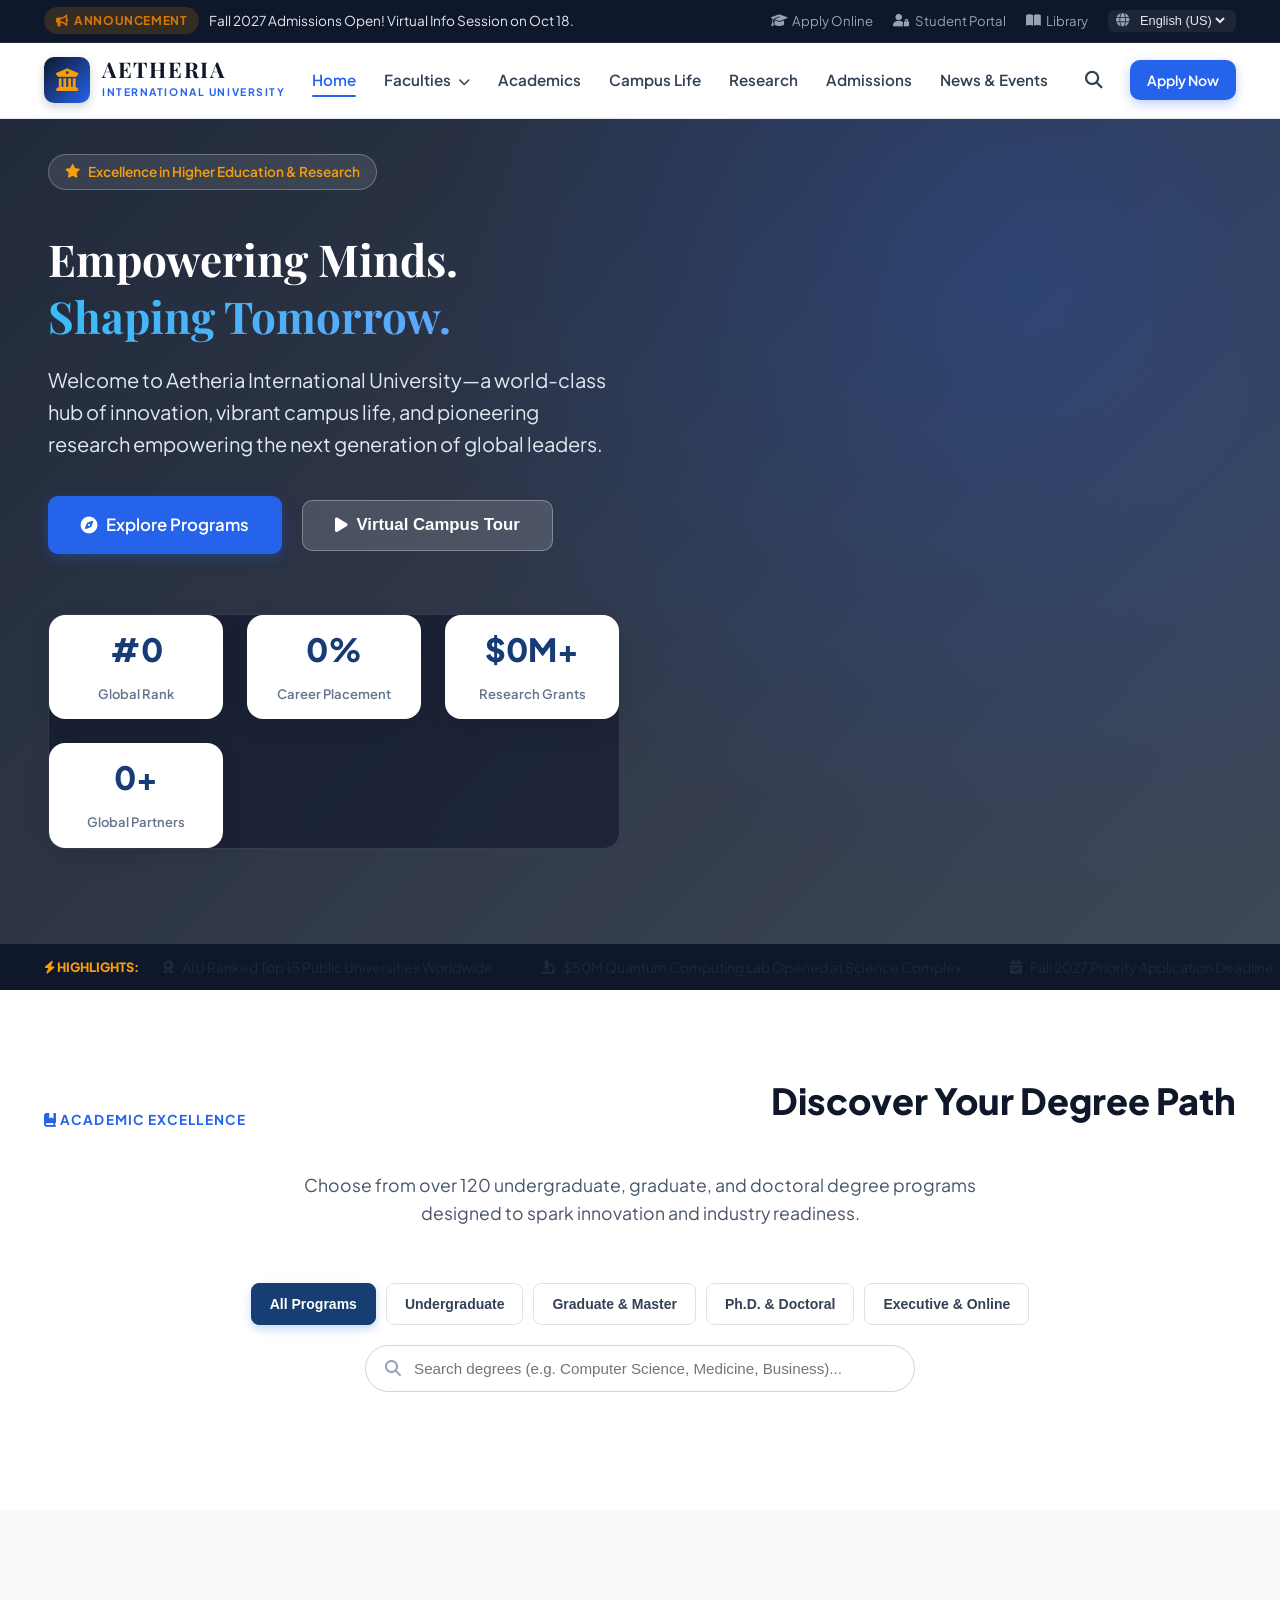
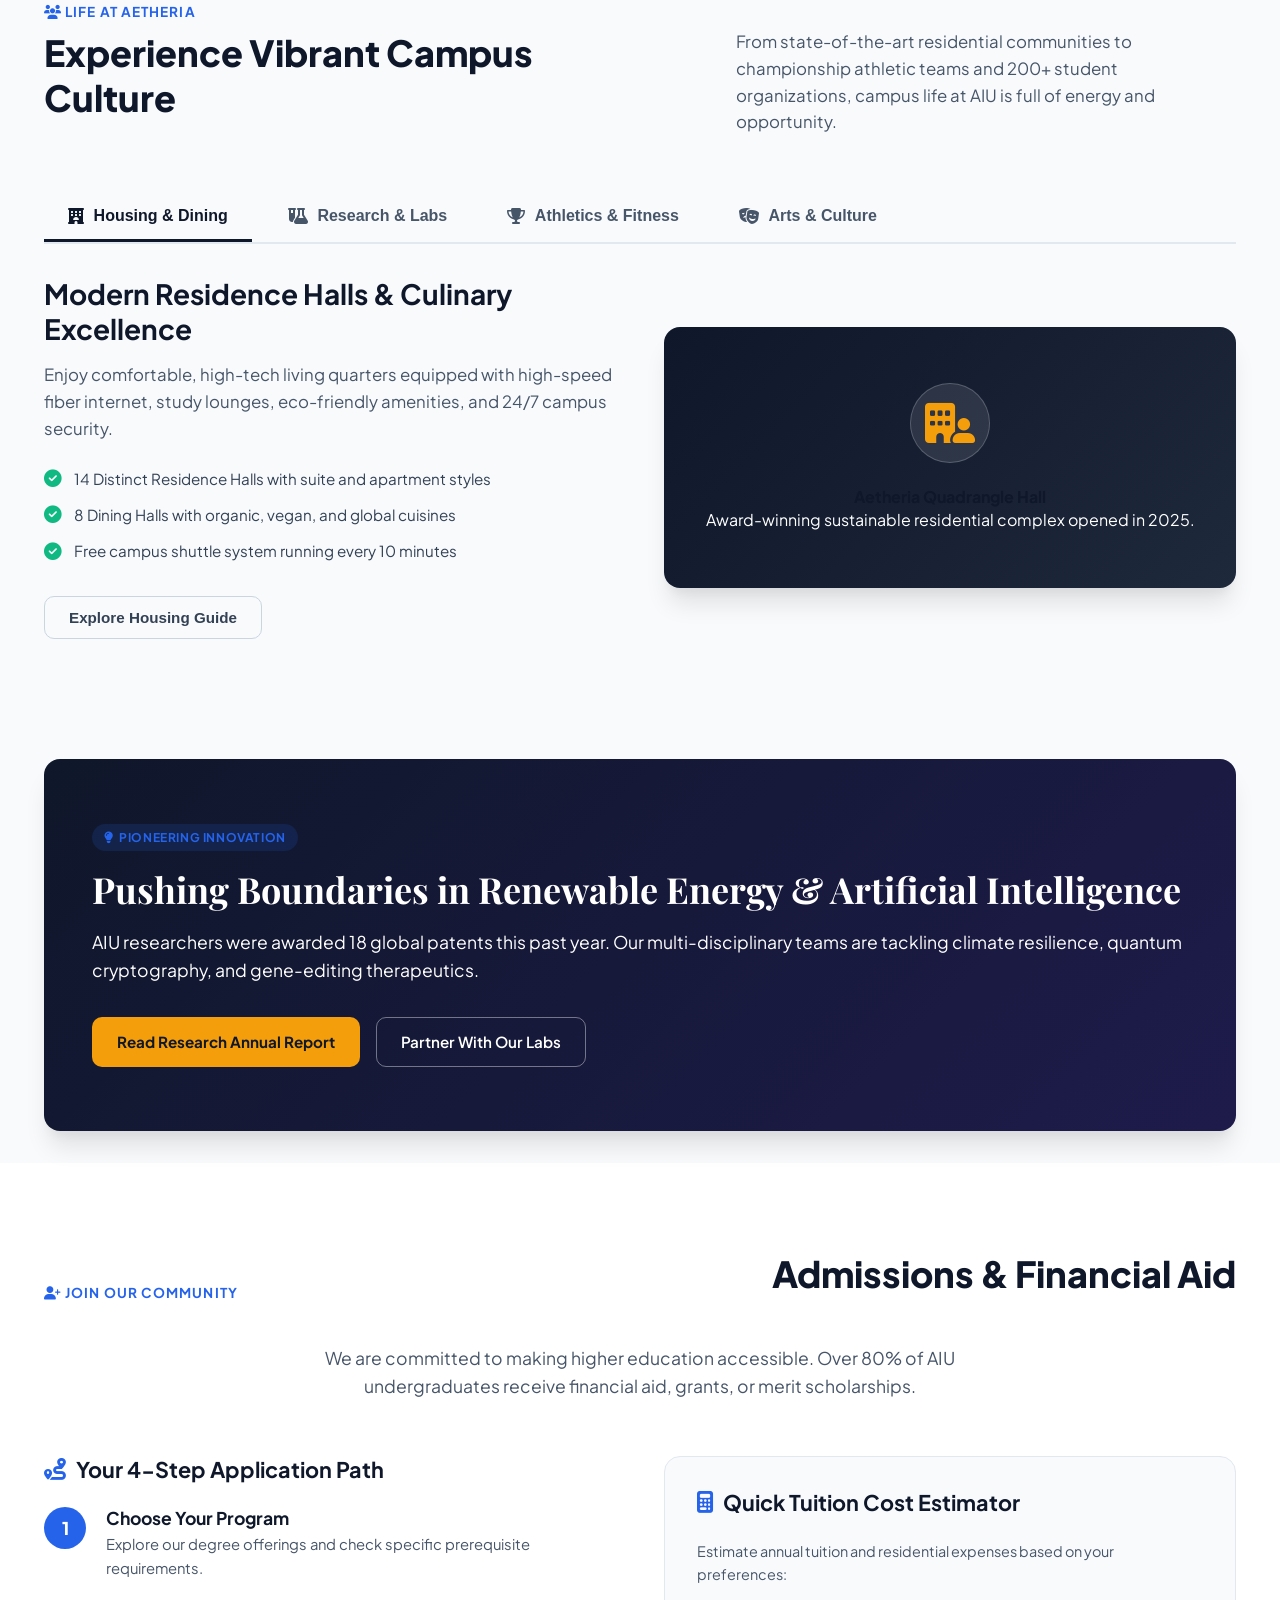
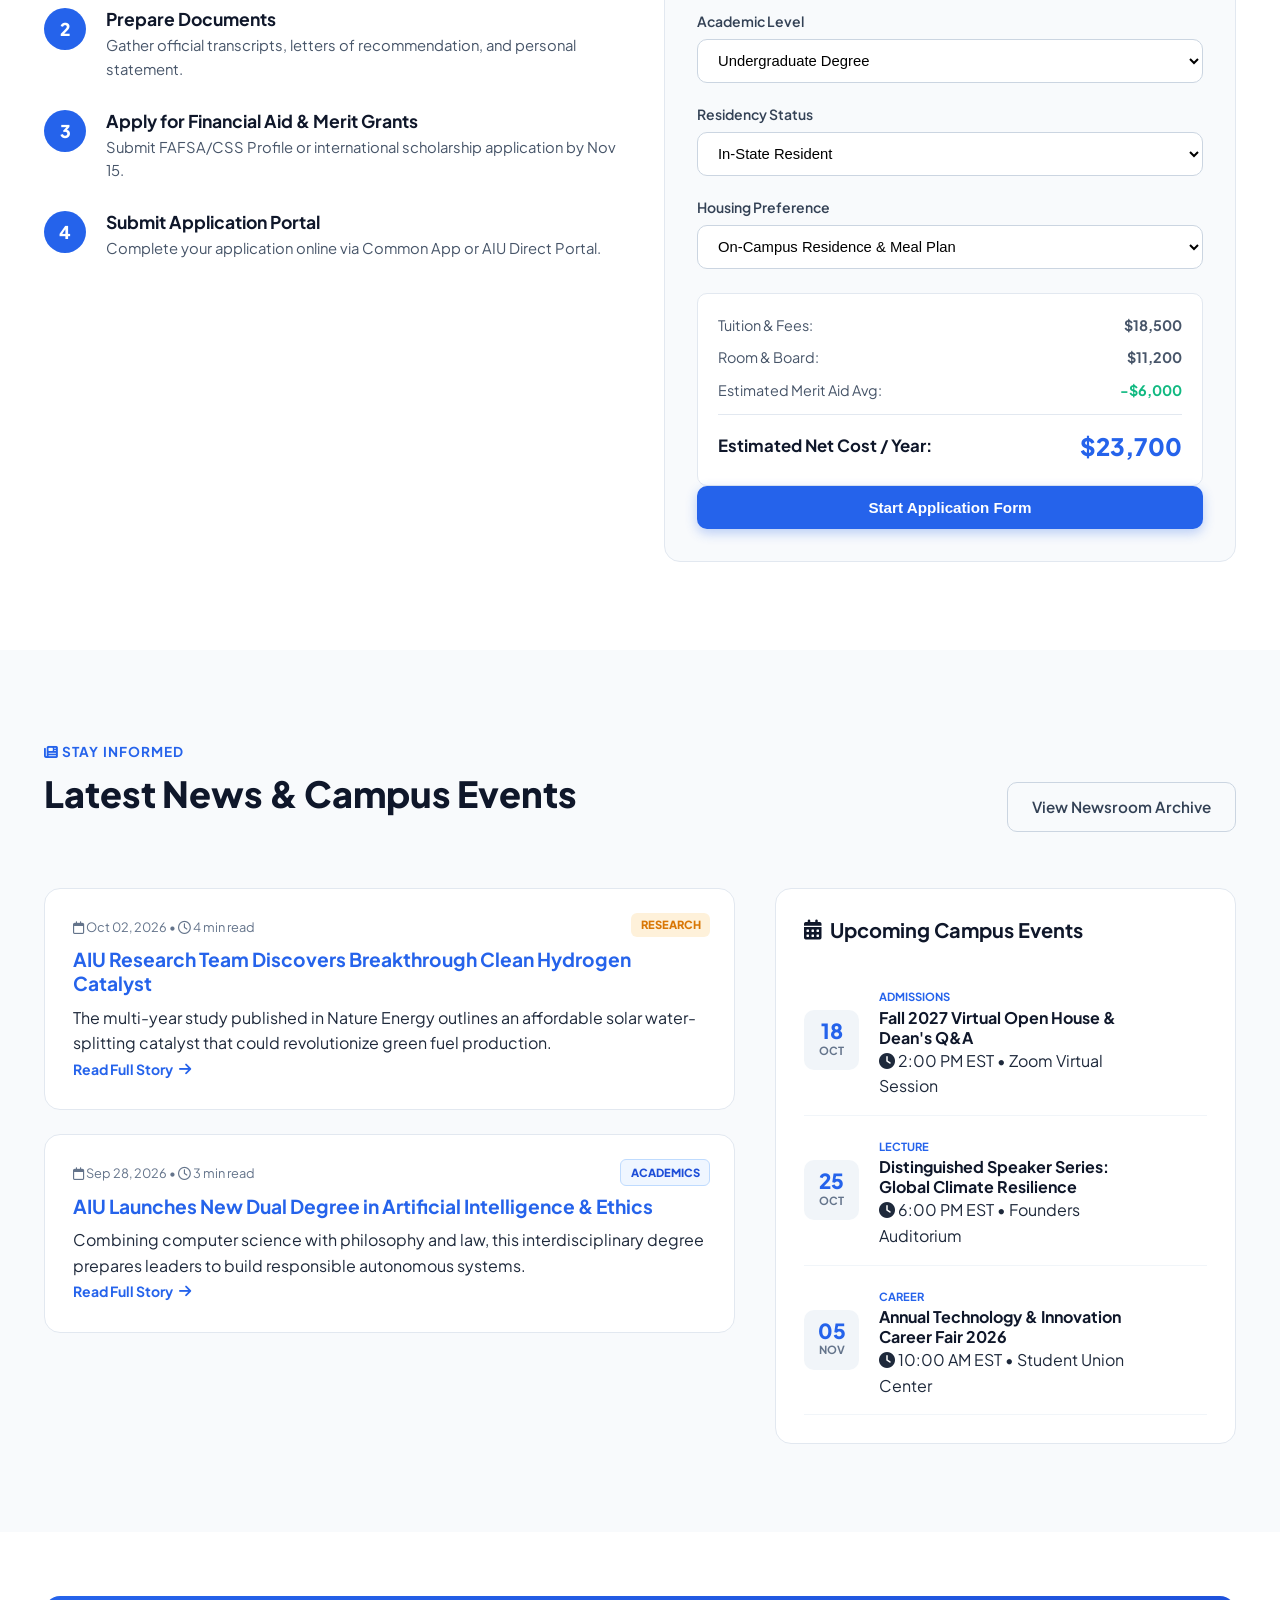
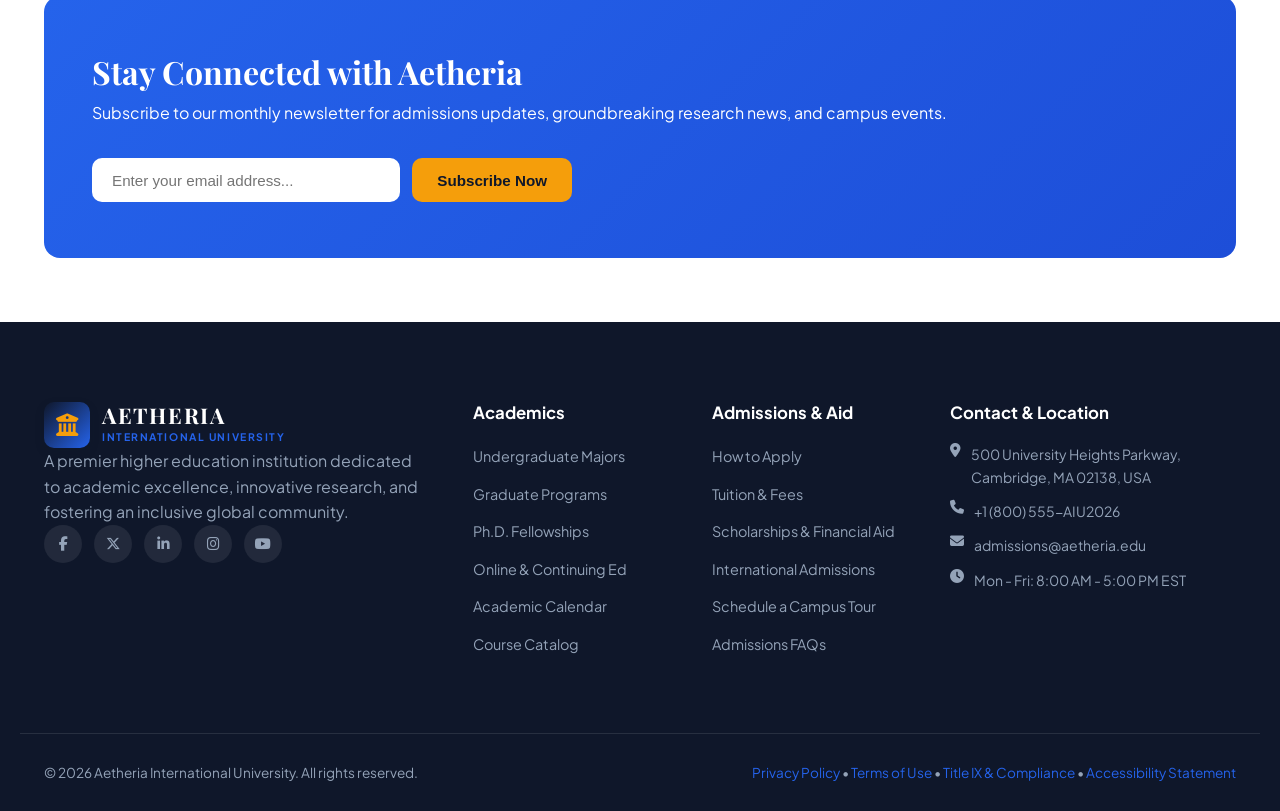
<file: sample.html>
<!DOCTYPE html>
<html lang="en">
<head>
  <meta charset="UTF-8">
  <meta name="viewport" content="width=device-width, initial-scale=1.0">
  <title>Aetheria International University | Empowering Minds, Shaping Tomorrow</title>
  <!-- Google Fonts & FontAwesome Icons -->
  <link rel="preconnect" href="https://fonts.googleapis.com">
  <link rel="preconnect" href="https://fonts.gstatic.com" crossorigin>
  <link href="https://fonts.googleapis.com/css2?family=Plus+Jakarta+Sans:wght@300;400;500;600;700;800&family=Playfair+Display:ital,wght@0,600;0,700;1,600&display=swap" rel="stylesheet">
  <link rel="stylesheet" href="https://cdnjs.cloudflare.com/ajax/libs/font-awesome/6.4.0/css/all.min.css">
  <link rel="stylesheet" href="css/style.css">
</head>
<body>

  <!-- Top Notification & Utility Bar -->
  <div class="top-bar">
    <div class="container top-bar-container">
      <div class="top-bar-notice">
        <span class="badge badge-amber"><i class="fa-solid fa-bullhorn"></i> Announcement</span>
        <span class="notice-text">Fall 2027 Admissions Open! Virtual Info Session on Oct 18.</span>
      </div>
      <div class="top-bar-links">
        <a href="#admissions"><i class="fa-solid fa-graduation-cap"></i> Apply Online</a>
        <a href="#" id="portal-link"><i class="fa-solid fa-user-lock"></i> Student Portal</a>
        <a href="#" id="library-link"><i class="fa-solid fa-book-open"></i> Library</a>
        <div class="lang-selector">
          <i class="fa-solid fa-globe"></i>
          <select id="lang-select">
            <option value="en">English (US)</option>
            <option value="es">Español</option>
            <option value="fr">Français</option>
            <option value="de">Deutsch</option>
          </select>
        </div>
      </div>
    </div>
  </div>

  <!-- Header / Navigation Bar -->
  <header class="main-header" id="header">
    <div class="container header-container">
      <a href="#" class="brand-logo">
        <div class="logo-crest">
          <i class="fa-solid fa-university"></i>
        </div>
        <div class="brand-text">
          <span class="brand-name">AETHERIA</span>
          <span class="brand-sub">INTERNATIONAL UNIVERSITY</span>
        </div>
      </a>

      <nav class="nav-menu" id="nav-menu">
        <ul class="nav-list">
          <li class="nav-item"><a href="#hero" class="nav-link active">Home</a></li>
          <li class="nav-item dropdown">
            <a href="#faculties" class="nav-link dropdown-toggle" id="faculties-dropdown-toggle">
              Faculties <i class="fa-solid fa-chevron-down nav-arrow"></i>
            </a>
            <div class="dropdown-menu megamenu" id="faculties-megamenu">
              <div class="megamenu-header">
                <span><i class="fa-solid fa-sitemap"></i> Explore All 18 Academic Faculties</span>
              </div>
              <div class="dropdown-grid">
                <!-- Column 1: STEM & Tech -->
                <div class="megamenu-col">
                  <h5 class="megamenu-title"><i class="fa-solid fa-laptop-code"></i> Technology & Engineering</h5>
                  <ul>
                    <li><a href="#academics" class="faculty-link"><i class="fa-solid fa-brain"></i> Computer Science & AI</a></li>
                    <li><a href="#academics" class="faculty-link"><i class="fa-solid fa-gear"></i> Engineering & Technology</a></li>
                    <li><a href="#academics" class="faculty-link"><i class="fa-solid fa-shield-halved"></i> Cybersecurity & Cyber Defense</a></li>
                    <li><a href="#academics" class="faculty-link"><i class="fa-solid fa-atom"></i> Applied Physics & Astronomy</a></li>
                    <li><a href="#academics" class="faculty-link"><i class="fa-solid fa-square-root-variable"></i> Natural Sciences & Mathematics</a></li>
                    <li><a href="#academics" class="faculty-link"><i class="fa-solid fa-seedling"></i> Environmental Studies & Sustainability</a></li>
                  </ul>
                </div>
                <!-- Column 2: Health & Life Sciences -->
                <div class="megamenu-col">
                  <h5 class="megamenu-title"><i class="fa-solid fa-heart-pulse"></i> Health & Life Sciences</h5>
                  <ul>
                    <li><a href="#academics" class="faculty-link"><i class="fa-solid fa-dna"></i> Biomedical Sciences & Medicine</a></li>
                    <li><a href="#academics" class="faculty-link"><i class="fa-solid fa-pills"></i> Pharmacy & Pharmaceutical Sciences</a></li>
                    <li><a href="#academics" class="faculty-link"><i class="fa-solid fa-head-side-virus"></i> Psychology & Brain Sciences</a></li>
                    <li><a href="#academics" class="faculty-link"><i class="fa-solid fa-wheat-awn"></i> Agriculture & Life Sciences</a></li>
                  </ul>
                  <h5 class="megamenu-title mt-3"><i class="fa-solid fa-scale-balanced"></i> Law & Management</h5>
                  <ul>
                    <li><a href="#academics" class="faculty-link"><i class="fa-solid fa-briefcase"></i> Business Administration & Management</a></li>
                    <li><a href="#academics" class="faculty-link"><i class="fa-solid fa-gavel"></i> Law & Legal Studies</a></li>
                  </ul>
                </div>
                <!-- Column 3: Humanities, Arts & Policy -->
                <div class="megamenu-col">
                  <h5 class="megamenu-title"><i class="fa-solid fa-landmark"></i> Arts, Humanities & Policy</h5>
                  <ul>
                    <li><a href="#academics" class="faculty-link"><i class="fa-solid fa-chart-line"></i> Economics & Public Policy</a></li>
                    <li><a href="#academics" class="faculty-link"><i class="fa-solid fa-book"></i> Humanities & Social Sciences</a></li>
                    <li><a href="#academics" class="faculty-link"><i class="fa-solid fa-palette"></i> Arts, Design & Architecture</a></li>
                    <li><a href="#academics" class="faculty-link"><i class="fa-solid fa-tower-cell"></i> Media, Journalism & Communications</a></li>
                    <li><a href="#academics" class="faculty-link"><i class="fa-solid fa-chalkboard-user"></i> Education & Pedagogy</a></li>
                    <li><a href="#academics" class="faculty-link"><i class="fa-solid fa-music"></i> Music & Performing Arts</a></li>
                  </ul>
                </div>
              </div>
            </div>
          </li>
          <li class="nav-item"><a href="#academics" class="nav-link">Academics</a></li>
          <li class="nav-item"><a href="#campus-life" class="nav-link">Campus Life</a></li>
          <li class="nav-item"><a href="#research" class="nav-link">Research</a></li>
          <li class="nav-item"><a href="#admissions" class="nav-link">Admissions</a></li>
          <li class="nav-item"><a href="#news-events" class="nav-link">News & Events</a></li>
        </ul>
      </nav>

      <div class="header-actions">
        <button class="icon-btn" id="search-trigger-btn" aria-label="Search">
          <i class="fa-solid fa-magnifying-glass"></i>
        </button>
        <a href="#admissions" class="btn btn-primary btn-sm">Apply Now</a>
        <button class="mobile-toggle" id="mobile-menu-btn" aria-label="Toggle Menu">
          <i class="fa-solid fa-bars"></i>
        </button>
      </div>
    </div>
  </header>

  <!-- Hero Section -->
  <section class="hero-section" id="hero">
    <div class="hero-overlay"></div>
    <div class="container hero-container">
      <div class="hero-content">
        <div class="hero-badge">
          <i class="fa-solid fa-star"></i> Excellence in Higher Education & Research
        </div>
        <h1 class="hero-title">Empowering Minds.<br><span class="highlight-text">Shaping Tomorrow.</span></h1>
        <p class="hero-description">
          Welcome to Aetheria International University—a world-class hub of innovation, vibrant campus life, and pioneering research empowering the next generation of global leaders.
        </p>

        <div class="hero-actions">
          <a href="#academics" class="btn btn-primary btn-lg">
            <i class="fa-solid fa-compass"></i> Explore Programs
          </a>
          <button class="btn btn-secondary btn-lg" id="tour-btn">
            <i class="fa-solid fa-play"></i> Virtual Campus Tour
          </button>
        </div>

        <div class="hero-stats-row">
          <div class="hero-stat-card">
            <span class="stat-number" data-target="12">#0</span>
            <span class="stat-label">Global Rank</span>
          </div>
          <div class="hero-stat-card">
            <span class="stat-number" data-target="98">0%</span>
            <span class="stat-label">Career Placement</span>
          </div>
          <div class="hero-stat-card">
            <span class="stat-number" data-target="480">$0M+</span>
            <span class="stat-label">Research Grants</span>
          </div>
          <div class="hero-stat-card">
            <span class="stat-number" data-target="150">0+</span>
            <span class="stat-label">Global Partners</span>
          </div>
        </div>
      </div>
    </div>
  </section>

  <!-- Quick Ticker -->
  <div class="ticker-bar">
    <div class="ticker-wrapper">
      <span class="ticker-label"><i class="fa-solid fa-bolt"></i> HIGHLIGHTS:</span>
      <div class="ticker-content" id="ticker-content">
        <span><i class="fa-solid fa-award"></i> AIU Ranked Top 15 Public Universities Worldwide</span>
        <span><i class="fa-solid fa-microscope"></i> $50M Quantum Computing Lab Opened at Science Complex</span>
        <span><i class="fa-solid fa-calendar-check"></i> Fall 2027 Priority Application Deadline: Dec 1, 2026</span>
        <span><i class="fa-solid fa-earth-americas"></i> 3,500+ International Students Representing 110 Countries</span>
      </div>
    </div>
  </div>

  <!-- Academics / Programs Explorer Section -->
  <section class="section academics-section" id="academics">
    <div class="container">
      <div class="section-header text-center">
        <span class="section-subtitle"><i class="fa-solid fa-book-bookmark"></i> ACADEMIC EXCELLENCE</span>
        <h2 class="section-title">Discover Your Degree Path</h2>
        <p class="section-description">
          Choose from over 120 undergraduate, graduate, and doctoral degree programs designed to spark innovation and industry readiness.
        </p>
      </div>

      <!-- Filter and Search Controls -->
      <div class="program-controls">
        <div class="program-filter-tabs">
          <button class="filter-btn active" data-filter="all">All Programs</button>
          <button class="filter-btn" data-filter="undergraduate">Undergraduate</button>
          <button class="filter-btn" data-filter="postgraduate">Graduate & Master</button>
          <button class="filter-btn" data-filter="doctoral">Ph.D. & Doctoral</button>
          <button class="filter-btn" data-filter="executive">Executive & Online</button>
        </div>

        <div class="program-search-box">
          <i class="fa-solid fa-search"></i>
          <input type="text" id="program-search-input" placeholder="Search degrees (e.g. Computer Science, Medicine, Business)...">
        </div>
      </div>

      <!-- Program Cards Grid -->
      <div class="programs-grid" id="programs-grid">
        <!-- JS dynamically populates programs -->
      </div>
    </div>
  </section>

  <!-- Campus Life Showcase Section -->
  <section class="section campus-life-section" id="campus-life">
    <div class="container">
      <div class="section-header">
        <div class="section-header-left">
          <span class="section-subtitle"><i class="fa-solid fa-users"></i> LIFE AT AETHERIA</span>
          <h2 class="section-title">Experience Vibrant Campus Culture</h2>
        </div>
        <p class="section-header-right">
          From state-of-the-art residential communities to championship athletic teams and 200+ student organizations, campus life at AIU is full of energy and opportunity.
        </p>
      </div>

      <!-- Interactive Tabs -->
      <div class="tabs-container">
        <div class="tabs-header">
          <button class="tab-btn active" data-tab="housing">
            <i class="fa-solid fa-hotel"></i> Housing & Dining
          </button>
          <button class="tab-btn" data-tab="labs">
            <i class="fa-solid fa-flask-vial"></i> Research & Labs
          </button>
          <button class="tab-btn" data-tab="athletics">
            <i class="fa-solid fa-trophy"></i> Athletics & Fitness
          </button>
          <button class="tab-btn" data-tab="culture">
            <i class="fa-solid fa-masks-theater"></i> Arts & Culture
          </button>
        </div>

        <div class="tabs-content">
          <!-- Housing Tab -->
          <div class="tab-pane active" id="tab-housing">
            <div class="tab-grid">
              <div class="tab-info">
                <h3>Modern Residence Halls & Culinary Excellence</h3>
                <p>Enjoy comfortable, high-tech living quarters equipped with high-speed fiber internet, study lounges, eco-friendly amenities, and 24/7 campus security.</p>
                <ul class="feature-list">
                  <li><i class="fa-solid fa-circle-check"></i> 14 Distinct Residence Halls with suite and apartment styles</li>
                  <li><i class="fa-solid fa-circle-check"></i> 8 Dining Halls with organic, vegan, and global cuisines</li>
                  <li><i class="fa-solid fa-circle-check"></i> Free campus shuttle system running every 10 minutes</li>
                </ul>
                <button class="btn btn-outline" id="housing-modal-btn">Explore Housing Guide</button>
              </div>
              <div class="tab-visual">
                <div class="visual-card">
                  <div class="visual-icon"><i class="fa-solid fa-building-user"></i></div>
                  <div class="visual-caption">
                    <h4>Aetheria Quadrangle Hall</h4>
                    <p>Award-winning sustainable residential complex opened in 2025.</p>
                  </div>
                </div>
              </div>
            </div>
          </div>

          <!-- Labs Tab -->
          <div class="tab-pane" id="tab-labs">
            <div class="tab-grid">
              <div class="tab-info">
                <h3>Cutting-Edge Research & Innovation Facilities</h3>
                <p>Access world-class supercomputing suites, cleanrooms, robotics testing arenas, and biotechnology incubators powered by industrial partnerships.</p>
                <ul class="feature-list">
                  <li><i class="fa-solid fa-circle-check"></i> Advanced Neural & AI Simulation Lab</li>
                  <li><i class="fa-solid fa-circle-check"></i> Clean Energy & Photovoltaics Testbed</li>
                  <li><i class="fa-solid fa-circle-check"></i> Genomic Sequencing & Bio-Discovery Hub</li>
                </ul>
                <button class="btn btn-outline">View Research Centers</button>
              </div>
              <div class="tab-visual">
                <div class="visual-card">
                  <div class="visual-icon"><i class="fa-solid fa-atom"></i></div>
                  <div class="visual-caption">
                    <h4>Quantum Photonics Center</h4>
                    <p>Conducting breakthrough experiments in optical computing.</p>
                  </div>
                </div>
              </div>
            </div>
          </div>

          <!-- Athletics Tab -->
          <div class="tab-pane" id="tab-athletics">
            <div class="tab-grid">
              <div class="tab-info">
                <h3>Championship Athletics & Intramural Sports</h3>
                <p>Home of the Aetheria Falcons! Compete in Division I varsity teams or participate in 30+ intramural sports clubs and fitness centers.</p>
                <ul class="feature-list">
                  <li><i class="fa-solid fa-circle-check"></i> 45,000-seat Stadium & Olympic Swimming Complex</li>
                  <li><i class="fa-solid fa-circle-check"></i> 24/7 Fitness center with personal training & yoga studios</li>
                  <li><i class="fa-solid fa-circle-check"></i> Esports Arena with tournament-grade gaming setups</li>
                </ul>
                <button class="btn btn-outline">Falcons Sports Hub</button>
              </div>
              <div class="tab-visual">
                <div class="visual-card">
                  <div class="visual-icon"><i class="fa-solid fa-person-running"></i></div>
                  <div class="visual-caption">
                    <h4>Falcons Athletic Complex</h4>
                    <p>Host of national university championships and athletic games.</p>
                  </div>
                </div>
              </div>
            </div>
          </div>

          <!-- Culture Tab -->
          <div class="tab-pane" id="tab-culture">
            <div class="tab-grid">
              <div class="tab-info">
                <h3>Vibrant Arts, Music & Cultural Life</h3>
                <p>Immerse yourself in theatrical performances, art exhibitions, global cultural galas, and live orchestral concerts held on campus year-round.</p>
                <ul class="feature-list">
                  <li><i class="fa-solid fa-circle-check"></i> 1,200-seat Performing Arts Center & Concert Hall</li>
                  <li><i class="fa-solid fa-circle-check"></i> Contemporary Art Museum & Student Sculpture Garden</li>
                  <li><i class="fa-solid fa-circle-check"></i> Annual International Culture Festival & Film Gala</li>
                </ul>
                <button class="btn btn-outline">Campus Arts Calendar</button>
              </div>
              <div class="tab-visual">
                <div class="visual-card">
                  <div class="visual-icon"><i class="fa-solid fa-palette"></i></div>
                  <div class="visual-caption">
                    <h4>Aetheria Arts Center</h4>
                    <p>Promoting creative expression across all artistic disciplines.</p>
                  </div>
                </div>
              </div>
            </div>
          </div>

        </div>
      </div>
    </div>
  </section>

  <!-- Research Spotlight Banner -->
  <section class="research-banner-section" id="research">
    <div class="container">
      <div class="research-banner">
        <div class="research-content">
          <span class="badge badge-primary"><i class="fa-solid fa-lightbulb"></i> PIONEERING INNOVATION</span>
          <h2>Pushing Boundaries in Renewable Energy & Artificial Intelligence</h2>
          <p>AIU researchers were awarded 18 global patents this past year. Our multi-disciplinary teams are tackling climate resilience, quantum cryptography, and gene-editing therapeutics.</p>
          <div class="research-actions">
            <a href="#" class="btn btn-amber">Read Research Annual Report</a>
            <a href="#" class="btn btn-ghost">Partner With Our Labs</a>
          </div>
        </div>
      </div>
    </div>
  </section>

  <!-- Admissions & Interactive Tuition Estimator Section -->
  <section class="section admissions-section" id="admissions">
    <div class="container">
      <div class="section-header text-center">
        <span class="section-subtitle"><i class="fa-solid fa-user-plus"></i> JOIN OUR COMMUNITY</span>
        <h2 class="section-title">Admissions & Financial Aid</h2>
        <p class="section-description">We are committed to making higher education accessible. Over 80% of AIU undergraduates receive financial aid, grants, or merit scholarships.</p>
      </div>

      <div class="admissions-grid">
        <!-- Application Steps -->
        <div class="admissions-steps">
          <h3 class="box-title"><i class="fa-solid fa-route"></i> Your 4-Step Application Path</h3>
          <div class="step-card">
            <div class="step-number">1</div>
            <div class="step-details">
              <h4>Choose Your Program</h4>
              <p>Explore our degree offerings and check specific prerequisite requirements.</p>
            </div>
          </div>

          <div class="step-card">
            <div class="step-number">2</div>
            <div class="step-details">
              <h4>Prepare Documents</h4>
              <p>Gather official transcripts, letters of recommendation, and personal statement.</p>
            </div>
          </div>

          <div class="step-card">
            <div class="step-number">3</div>
            <div class="step-details">
              <h4>Apply for Financial Aid & Merit Grants</h4>
              <p>Submit FAFSA/CSS Profile or international scholarship application by Nov 15.</p>
            </div>
          </div>

          <div class="step-card">
            <div class="step-number">4</div>
            <div class="step-details">
              <h4>Submit Application Portal</h4>
              <p>Complete your application online via Common App or AIU Direct Portal.</p>
            </div>
          </div>
        </div>

        <!-- Tuition Estimator Widget -->
        <div class="calculator-card">
          <h3 class="box-title"><i class="fa-solid fa-calculator"></i> Quick Tuition Cost Estimator</h3>
          <p class="calc-subtitle">Estimate annual tuition and residential expenses based on your preferences:</p>

          <form id="tuition-form" onsubmit="event.preventDefault();">
            <div class="form-group">
              <label for="calc-level">Academic Level</label>
              <select id="calc-level" class="form-select">
                <option value="undergrad">Undergraduate Degree</option>
                <option value="postgrad">Postgraduate / Master's Degree</option>
                <option value="doctoral">Ph.D. Candidate (Fully Funded Available)</option>
              </select>
            </div>

            <div class="form-group">
              <label for="calc-residency">Residency Status</label>
              <select id="calc-residency" class="form-select">
                <option value="in-state">In-State Resident</option>
                <option value="out-state">Out-of-State Resident</option>
                <option value="international">International Student</option>
              </select>
            </div>

            <div class="form-group">
              <label for="calc-housing">Housing Preference</label>
              <select id="calc-housing" class="form-select">
                <option value="on-campus">On-Campus Residence & Meal Plan</option>
                <option value="off-campus">Off-Campus Housing</option>
                <option value="commuter">Commuter / Living with Family</option>
              </select>
            </div>

            <div class="calc-result-box">
              <div class="result-row">
                <span>Tuition & Fees:</span>
                <strong id="res-tuition">$18,500</strong>
              </div>
              <div class="result-row">
                <span>Room & Board:</span>
                <strong id="res-housing">$11,200</strong>
              </div>
              <div class="result-row">
                <span>Estimated Merit Aid Avg:</span>
                <span class="text-green" id="res-aid">-$6,000</span>
              </div>
              <hr class="divider">
              <div class="result-total">
                <span>Estimated Net Cost / Year:</span>
                <span class="total-price" id="res-total">$23,700</span>
              </div>
            </div>

            <button type="button" class="btn btn-primary btn-block mt-3" id="apply-modal-trigger">
              Start Application Form
            </button>
          </form>
        </div>
      </div>
    </div>
  </section>

  <!-- News & Events Section -->
  <section class="section news-events-section" id="news-events">
    <div class="container">
      <div class="section-header">
        <div class="section-header-left">
          <span class="section-subtitle"><i class="fa-solid fa-newspaper"></i> STAY INFORMED</span>
          <h2 class="section-title">Latest News & Campus Events</h2>
        </div>
        <a href="#" class="btn btn-outline">View Newsroom Archive</a>
      </div>

      <div class="news-events-grid">
        <!-- News Articles Grid -->
        <div class="news-list">
          <article class="news-card">
            <div class="news-badge">Research</div>
            <div class="news-content">
              <div class="news-meta">
                <span><i class="fa-regular fa-calendar"></i> Oct 02, 2026</span> •
                <span><i class="fa-regular fa-clock"></i> 4 min read</span>
              </div>
              <h3 class="news-title"><a href="#">AIU Research Team Discovers Breakthrough Clean Hydrogen Catalyst</a></h3>
              <p class="news-excerpt">The multi-year study published in Nature Energy outlines an affordable solar water-splitting catalyst that could revolutionize green fuel production.</p>
              <a href="#" class="read-more">Read Full Story <i class="fa-solid fa-arrow-right"></i></a>
            </div>
          </article>

          <article class="news-card">
            <div class="news-badge badge-blue">Academics</div>
            <div class="news-content">
              <div class="news-meta">
                <span><i class="fa-regular fa-calendar"></i> Sep 28, 2026</span> •
                <span><i class="fa-regular fa-clock"></i> 3 min read</span>
              </div>
              <h3 class="news-title"><a href="#">AIU Launches New Dual Degree in Artificial Intelligence & Ethics</a></h3>
              <p class="news-excerpt">Combining computer science with philosophy and law, this interdisciplinary degree prepares leaders to build responsible autonomous systems.</p>
              <a href="#" class="read-more">Read Full Story <i class="fa-solid fa-arrow-right"></i></a>
            </div>
          </article>
        </div>

        <!-- Upcoming Events List -->
        <div class="events-list">
          <h3 class="events-header"><i class="fa-solid fa-calendar-days"></i> Upcoming Campus Events</h3>

          <div class="event-item">
            <div class="event-date">
              <span class="day">18</span>
              <span class="month">OCT</span>
            </div>
            <div class="event-info">
              <span class="event-tag">Admissions</span>
              <h4 class="event-title">Fall 2027 Virtual Open House & Dean's Q&A</h4>
              <p class="event-meta"><i class="fa-solid fa-clock"></i> 2:00 PM EST • Zoom Virtual Session</p>
            </div>
            <button class="btn btn-sm btn-ghost add-cal-btn"><i class="fa-solid fa-plus"></i></button>
          </div>

          <div class="event-item">
            <div class="event-date">
              <span class="day">25</span>
              <span class="month">OCT</span>
            </div>
            <div class="event-info">
              <span class="event-tag tag-purple">Lecture</span>
              <h4 class="event-title">Distinguished Speaker Series: Global Climate Resilience</h4>
              <p class="event-meta"><i class="fa-solid fa-clock"></i> 6:00 PM EST • Founders Auditorium</p>
            </div>
            <button class="btn btn-sm btn-ghost add-cal-btn"><i class="fa-solid fa-plus"></i></button>
          </div>

          <div class="event-item">
            <div class="event-date">
              <span class="day">05</span>
              <span class="month">NOV</span>
            </div>
            <div class="event-info">
              <span class="event-tag tag-green">Career</span>
              <h4 class="event-title">Annual Technology & Innovation Career Fair 2026</h4>
              <p class="event-meta"><i class="fa-solid fa-clock"></i> 10:00 AM EST • Student Union Center</p>
            </div>
            <button class="btn btn-sm btn-ghost add-cal-btn"><i class="fa-solid fa-plus"></i></button>
          </div>
        </div>
      </div>
    </div>
  </section>

  <!-- Newsletter & Quick Contact -->
  <section class="cta-section">
    <div class="container">
      <div class="cta-box">
        <div class="cta-text">
          <h2>Stay Connected with Aetheria</h2>
          <p>Subscribe to our monthly newsletter for admissions updates, groundbreaking research news, and campus events.</p>
        </div>
        <form class="cta-form" id="newsletter-form">
          <input type="email" placeholder="Enter your email address..." required>
          <button type="submit" class="btn btn-amber">Subscribe Now</button>
        </form>
      </div>
    </div>
  </section>

  <!-- Footer -->
  <footer class="main-footer">
    <div class="container footer-container">
      <div class="footer-col footer-brand">
        <div class="brand-logo footer-logo">
          <div class="logo-crest">
            <i class="fa-solid fa-university"></i>
          </div>
          <div class="brand-text">
            <span class="brand-name">AETHERIA</span>
            <span class="brand-sub">INTERNATIONAL UNIVERSITY</span>
          </div>
        </div>
        <p class="footer-desc">
          A premier higher education institution dedicated to academic excellence, innovative research, and fostering an inclusive global community.
        </p>
        <div class="social-links">
          <a href="#" aria-label="Facebook"><i class="fa-brands fa-facebook-f"></i></a>
          <a href="#" aria-label="Twitter / X"><i class="fa-brands fa-x-twitter"></i></a>
          <a href="#" aria-label="LinkedIn"><i class="fa-brands fa-linkedin-in"></i></a>
          <a href="#" aria-label="Instagram"><i class="fa-brands fa-instagram"></i></a>
          <a href="#" aria-label="YouTube"><i class="fa-brands fa-youtube"></i></a>
        </div>
      </div>

      <div class="footer-col">
        <h4>Academics</h4>
        <ul class="footer-links">
          <li><a href="#academics">Undergraduate Majors</a></li>
          <li><a href="#academics">Graduate Programs</a></li>
          <li><a href="#academics">Ph.D. Fellowships</a></li>
          <li><a href="#academics">Online & Continuing Ed</a></li>
          <li><a href="#">Academic Calendar</a></li>
          <li><a href="#">Course Catalog</a></li>
        </ul>
      </div>

      <div class="footer-col">
        <h4>Admissions & Aid</h4>
        <ul class="footer-links">
          <li><a href="#admissions">How to Apply</a></li>
          <li><a href="#admissions">Tuition & Fees</a></li>
          <li><a href="#admissions">Scholarships & Financial Aid</a></li>
          <li><a href="#">International Admissions</a></li>
          <li><a href="#">Schedule a Campus Tour</a></li>
          <li><a href="#">Admissions FAQs</a></li>
        </ul>
      </div>

      <div class="footer-col">
        <h4>Contact & Location</h4>
        <div class="contact-info">
          <p><i class="fa-solid fa-location-dot"></i> 500 University Heights Parkway, Cambridge, MA 02138, USA</p>
          <p><i class="fa-solid fa-phone"></i> +1 (800) 555-AIU2026</p>
          <p><i class="fa-solid fa-envelope"></i> admissions@aetheria.edu</p>
          <p><i class="fa-solid fa-clock"></i> Mon - Fri: 8:00 AM - 5:00 PM EST</p>
        </div>
      </div>
    </div>

    <div class="footer-bottom">
      <div class="container footer-bottom-container">
        <p>&copy; 2026 Aetheria International University. All rights reserved.</p>
        <div class="legal-links">
          <a href="#">Privacy Policy</a> •
          <a href="#">Terms of Use</a> •
          <a href="#">Title IX & Compliance</a> •
          <a href="#">Accessibility Statement</a>
        </div>
      </div>
    </div>
  </footer>

  <!-- Search Modal -->
  <div class="modal-backdrop" id="search-modal">
    <div class="modal-dialog">
      <div class="modal-header">
        <h3><i class="fa-solid fa-magnifying-glass"></i> Search Aetheria University</h3>
        <button class="modal-close" id="search-modal-close">&times;</button>
      </div>
      <div class="modal-body">
        <div class="search-input-wrapper">
          <input type="text" id="modal-search-input" placeholder="Search majors, news, faculty, portals..." autofocus>
        </div>
        <div class="quick-search-tags">
          <span>Popular:</span>
          <button class="tag-btn" data-search="Computer Science">Computer Science</button>
          <button class="tag-btn" data-search="Scholarships">Scholarships</button>
          <button class="tag-btn" data-search="Housing">Housing</button>
          <button class="tag-btn" data-search="Academic Calendar">Calendar</button>
        </div>
        <div class="search-results-list" id="modal-search-results">
          <p class="text-muted text-center py-4">Type a query above to see live search results.</p>
        </div>
      </div>
    </div>
  </div>

  <!-- Program Detail Modal -->
  <div class="modal-backdrop" id="program-modal">
    <div class="modal-dialog modal-lg">
      <div class="modal-header">
        <h3 id="modal-prog-title">Program Details</h3>
        <button class="modal-close" id="program-modal-close">&times;</button>
      </div>
      <div class="modal-body" id="modal-prog-body">
        <!-- Content inserted dynamically by JS -->
      </div>
      <div class="modal-footer">
        <button class="btn btn-secondary" id="program-modal-cancel">Close</button>
        <a href="#admissions" class="btn btn-primary" id="program-modal-apply">Apply for this Program</a>
      </div>
    </div>
  </div>

  <!-- Application / Info Request Modal -->
  <div class="modal-backdrop" id="apply-modal">
    <div class="modal-dialog">
      <div class="modal-header">
        <h3><i class="fa-solid fa-paper-plane"></i> Start Your Application</h3>
        <button class="modal-close" id="apply-modal-close">&times;</button>
      </div>
      <div class="modal-body">
        <form id="quick-apply-form">
          <div class="form-group">
            <label for="app-fname">Full Name</label>
            <input type="text" id="app-fname" class="form-control" placeholder="e.g. Jane Doe" required>
          </div>
          <div class="form-group">
            <label for="app-email">Email Address</label>
            <input type="email" id="app-email" class="form-control" placeholder="jane.doe@example.com" required>
          </div>
          <div class="form-group">
            <label for="app-program">Intended Program of Study</label>
            <select id="app-program" class="form-select" required>
              <option value="">-- Select Program --</option>
              <option value="cs">B.S. Computer Science & AI</option>
              <option value="bio">B.S. Biomedical Engineering</option>
              <option value="bus">M.B.A. Global Executive Leadership</option>
              <option value="law">Juris Doctor (J.D.)</option>
              <option value="ds">M.S. Data Science & Analytics</option>
            </select>
          </div>
          <div class="form-group">
            <label for="app-term">Target Enrollment Term</label>
            <select id="app-term" class="form-select" required>
              <option value="fall2027">Fall Semester 2027</option>
              <option value="spring2027">Spring Semester 2027</option>
              <option value="fall2028">Fall Semester 2028</option>
            </select>
          </div>
          <button type="submit" class="btn btn-primary btn-block">Submit Application Interest</button>
        </form>
      </div>
    </div>
  </div>

  <!-- Toast Notification Container -->
  <div class="toast-container" id="toast-container"></div>

  <script src="js/main.js"></script>
</body>
</html>
</file>
<file: css/style.css>
/* ==========================================================================
   Aetheria International University - Primary Stylesheet
   ========================================================================== */

:root {
  --font-main: 'Plus Jakarta Sans', -apple-system, BlinkMacSystemFont, 'Segoe UI', Roboto, sans-serif;
  --font-serif: 'Playfair Display', Georgia, serif;

  --primary-navy: #0f172a;
  --primary-navy-light: #1e293b;
  --royal-blue: #2563eb;
  --royal-blue-hover: #1d4ed8;
  --sky-blue: #38bdf8;
  --amber-gold: #f59e0b;
  --amber-gold-hover: #d97706;
  --emerald-green: #10b981;
  --purple-accent: #8b5cf6;

  --slate-900: #0f172a;
  --slate-800: #1e293b;
  --slate-700: #334155;
  --slate-600: #475569;
  --slate-500: #64748b;
  --slate-400: #94a3b8;
  --slate-200: #e2e8f0;
  --slate-100: #f1f5f9;
  --slate-50:  #f8fafc;
  --pure-white: #ffffff;

  --bg-body: var(--slate-50);
  --card-bg: #ffffff;
  --border-color: #e2e8f0;

  --shadow-sm: 0 1px 2px 0 rgba(0, 0, 0, 0.05);
  --shadow-md: 0 4px 6px -1px rgba(0, 0, 0, 0.1), 0 2px 4px -1px rgba(0, 0, 0, 0.06);
  --shadow-lg: 0 10px 15px -3px rgba(0, 0, 0, 0.1), 0 4px 6px -2px rgba(0, 0, 0, 0.05);
  --shadow-xl: 0 20px 25px -5px rgba(0, 0, 0, 0.1), 0 10px 10px -5px rgba(0, 0, 0, 0.04);

  --radius-sm: 6px;
  --radius-md: 10px;
  --radius-lg: 16px;
  --radius-full: 9999px;

  --transition-fast: all 0.2s ease-in-out;
  --transition-normal: all 0.3s cubic-bezier(0.4, 0, 0.2, 1);
}

*, *::before, *::after { box-sizing: border-box; margin: 0; padding: 0; }
html { scroll-behavior: smooth; font-size: 16px; }
body { font-family: var(--font-main); background-color: var(--bg-body); color: var(--slate-800); line-height: 1.6; -webkit-font-smoothing: antialiased; overflow-x: hidden; }
a { color: var(--royal-blue); text-decoration: none; transition: var(--transition-fast); }
a:hover { color: var(--royal-blue-hover); }
ul { list-style: none; }
img { max-width: 100%; height: auto; display: block; }
.container { width: 100%; max-width: 1240px; margin: 0 auto; padding: 0 1.5rem; }

h1, h2, h3, h4, h5, h6 { color: var(--primary-navy); font-weight: 700; line-height: 1.25; }
.section-subtitle { display: inline-block; font-size: 0.85rem; font-weight: 700; letter-spacing: 0.08em; color: var(--royal-blue); text-transform: uppercase; margin-bottom: 0.5rem; }
.section-title { font-size: 2.25rem; font-weight: 800; color: var(--primary-navy); margin-bottom: 1rem; }
.section-description { font-size: 1.1rem; color: var(--slate-600); max-width: 700px; }
.text-center { text-align: center; }
.text-center .section-description { margin: 0 auto; }
.highlight-text { background: linear-gradient(135deg, var(--sky-blue) 0%, #60a5fa 100%); -webkit-background-clip: text; -webkit-text-fill-color: transparent; }

.btn { display: inline-flex; align-items: center; justify-content: center; gap: 0.5rem; padding: 0.75rem 1.5rem; font-size: 0.95rem; font-weight: 600; border-radius: var(--radius-md); border: 1px solid transparent; cursor: pointer; transition: var(--transition-normal); white-space: nowrap; }
.btn-primary { background-color: var(--royal-blue); color: var(--pure-white); box-shadow: 0 4px 12px rgba(37, 99, 235, 0.3); }
.btn-primary:hover { background-color: var(--royal-blue-hover); color: var(--pure-white); transform: translateY(-2px); box-shadow: 0 6px 16px rgba(37, 99, 235, 0.4); }
.btn-secondary { background-color: rgba(255, 255, 255, 0.15); color: var(--pure-white); backdrop-filter: blur(8px); border: 1px solid rgba(255, 255, 255, 0.3); }
.btn-secondary:hover { background-color: rgba(255, 255, 255, 0.25); color: var(--pure-white); transform: translateY(-2px); }
.btn-amber { background-color: var(--amber-gold); color: var(--primary-navy); font-weight: 700; }
.btn-amber:hover { background-color: var(--amber-gold-hover); color: var(--primary-navy); transform: translateY(-2px); }
.btn-outline { background-color: transparent; border: 1px solid var(--slate-300, #cbd5e1); color: var(--slate-700); }
.btn-outline:hover { border-color: var(--royal-blue); color: var(--royal-blue); background-color: var(--slate-100); }
.btn-ghost { background: transparent; color: var(--pure-white); border: 1px solid rgba(255, 255, 255, 0.4); }
.btn-ghost:hover { background: rgba(255, 255, 255, 0.1); color: var(--pure-white); }
.btn-sm { padding: 0.5rem 1rem; font-size: 0.875rem; }
.btn-lg { padding: 0.9rem 2rem; font-size: 1.05rem; }
.btn-block { width: 100%; }

.icon-btn { background: transparent; border: none; font-size: 1.1rem; color: var(--slate-700); width: 40px; height: 40px; border-radius: var(--radius-full); display: inline-flex; align-items: center; justify-content: center; cursor: pointer; transition: var(--transition-fast); }
.icon-btn:hover { background-color: var(--slate-100); color: var(--royal-blue); }

.badge { display: inline-flex; align-items: center; gap: 0.35rem; padding: 0.25rem 0.75rem; font-size: 0.75rem; font-weight: 700; border-radius: var(--radius-full); text-transform: uppercase; letter-spacing: 0.05em; }
.badge-amber { background-color: rgba(245, 158, 11, 0.15); color: #d97706; }
.badge-primary { background-color: rgba(37, 99, 235, 0.15); color: var(--royal-blue); }

.top-bar { background-color: var(--primary-navy); color: var(--slate-400); font-size: 0.85rem; padding: 0.45rem 0; border-bottom: 1px solid rgba(255, 255, 255, 0.08); }
.top-bar-container { display: flex; justify-content: space-between; align-items: center; flex-wrap: wrap; gap: 0.75rem; }
.top-bar-notice { display: flex; align-items: center; gap: 0.6rem; color: var(--slate-200); }
.top-bar-links { display: flex; align-items: center; gap: 1.25rem; }
.top-bar-links a { color: var(--slate-300); display: inline-flex; align-items: center; gap: 0.35rem; font-size: 0.825rem; }
.top-bar-links a:hover { color: var(--sky-blue); }
.lang-selector { display: flex; align-items: center; gap: 0.35rem; background: rgba(255, 255, 255, 0.06); padding: 0.15rem 0.5rem; border-radius: var(--radius-sm); }
.lang-selector select { background: transparent; border: none; color: var(--slate-200); font-size: 0.8rem; cursor: pointer; outline: none; }
.lang-selector select option { background-color: var(--primary-navy); color: var(--pure-white); }

.main-header { position: sticky; top: 0; z-index: 1000; background-color: rgba(255, 255, 255, 0.95); backdrop-filter: blur(12px); border-bottom: 1px solid var(--slate-200); transition: var(--transition-normal); }
.main-header.scrolled { box-shadow: var(--shadow-md); padding: 0.25rem 0; }
.header-container { display: flex; align-items: center; justify-content: space-between; height: 75px; }
.brand-logo { display: flex; align-items: center; gap: 0.75rem; text-decoration: none; }
.logo-crest { width: 46px; height: 46px; background: linear-gradient(135deg, var(--primary-navy) 0%, var(--royal-blue) 100%); color: var(--amber-gold); border-radius: var(--radius-md); display: flex; align-items: center; justify-content: center; font-size: 1.4rem; box-shadow: 0 4px 10px rgba(15, 23, 42, 0.2); }
.brand-text { display: flex; flex-direction: column; }
.brand-name { font-family: var(--font-serif); font-size: 1.35rem; font-weight: 700; letter-spacing: 0.08em; color: var(--primary-navy); line-height: 1; }
.brand-sub { font-size: 0.65rem; font-weight: 700; letter-spacing: 0.15em; color: var(--royal-blue); margin-top: 3px; }

.nav-list { display: flex; align-items: center; gap: 1.75rem; }
.nav-link { font-size: 0.95rem; font-weight: 600; color: var(--slate-700); position: relative; padding: 0.5rem 0; }
.nav-link::after { content: ''; position: absolute; bottom: 0; left: 0; width: 0; height: 2px; background-color: var(--royal-blue); transition: var(--transition-fast); border-radius: 2px; }
.nav-link:hover, .nav-link.active { color: var(--royal-blue); }
.nav-link:hover::after, .nav-link.active::after { width: 100%; }

/* --- Faculties Dropdown & Megamenu --- */
.nav-item.dropdown { position: relative; }
.nav-arrow { font-size: 0.75rem; margin-left: 0.25rem; transition: transform 0.25s ease; }
.nav-item.dropdown:hover .nav-arrow, .nav-item.dropdown.open .nav-arrow { transform: rotate(180deg); }

.dropdown-menu.megamenu { position: absolute; top: 100%; left: -120px; width: 820px; background-color: var(--pure-white); border: 1px solid var(--border-color); border-radius: var(--radius-lg); box-shadow: var(--shadow-xl); padding: 1.5rem; opacity: 0; visibility: hidden; transform: translateY(12px); transition: all 0.25s cubic-bezier(0.4, 0, 0.2, 1); z-index: 1100; pointer-events: none; }
.nav-item.dropdown:hover .dropdown-menu.megamenu, .nav-item.dropdown.open .dropdown-menu.megamenu { opacity: 1; visibility: visible; transform: translateY(0); pointer-events: auto; }
.megamenu-header { padding-bottom: 0.75rem; margin-bottom: 1rem; border-bottom: 1px solid var(--slate-100); font-size: 0.85rem; font-weight: 700; color: var(--royal-blue); display: flex; align-items: center; gap: 0.5rem; }
.dropdown-grid { display: grid; grid-template-columns: repeat(3, 1fr); gap: 1.5rem; }
.megamenu-col { display: flex; flex-direction: column; }
.megamenu-title { font-size: 0.825rem; font-weight: 800; text-transform: uppercase; letter-spacing: 0.05em; color: var(--primary-navy); margin-bottom: 0.6rem; display: flex; align-items: center; gap: 0.4rem; }
.megamenu-title i { color: var(--royal-blue); }
.megamenu-col ul { list-style: none; padding: 0; margin: 0; }
.megamenu-col li { margin-bottom: 0.35rem; }
.faculty-link { font-size: 0.85rem; font-weight: 500; color: var(--slate-700); display: inline-flex; align-items: center; gap: 0.5rem; padding: 0.25rem 0.4rem; border-radius: var(--radius-sm); width: 100%; transition: var(--transition-fast); }
.faculty-link i { font-size: 0.8rem; color: var(--slate-400); width: 16px; text-align: center; transition: var(--transition-fast); }
.faculty-link:hover { background-color: var(--slate-100); color: var(--royal-blue); }
.faculty-link:hover i { color: var(--royal-blue); transform: scale(1.15); }

.header-actions { display: flex; align-items: center; gap: 1rem; }
.mobile-toggle { display: none; background: transparent; border: none; font-size: 1.4rem; color: var(--primary-navy); cursor: pointer; }

.hero-section { position: relative; min-height: 85vh; display: flex; align-items: center; background: linear-gradient(135deg, rgba(15, 23, 42, 0.92) 0%, rgba(30, 41, 59, 0.85) 100%), url('https://images.unsplash.com/photo-1541829070764-84a7d30dd3f3?auto=format&fit=crop&w=1920&q=80') center/cover no-repeat; color: var(--pure-white); padding: 5rem 0; overflow: hidden; }
.hero-overlay { position: absolute; inset: 0; background: radial-gradient(circle at 80% 20%, rgba(37, 99, 235, 0.25) 0%, transparent 50%); pointer-events: none; }
.hero-content { max-width: 850px; position: relative; z-index: 2; }
.hero-badge { display: inline-flex; align-items: center; gap: 0.5rem; padding: 0.4rem 1rem; background: rgba(255, 255, 255, 0.1); border: 1px solid rgba(255, 255, 255, 0.25); backdrop-filter: blur(8px); border-radius: var(--radius-full); font-size: 0.85rem; font-weight: 600; color: var(--amber-gold); margin-bottom: 1.5rem; }
.hero-title { font-family: var(--font-serif); font-size: 2.75rem; font-weight: 700; color: var(--pure-white); line-height: 1.15; margin-bottom: 1.5rem; }
.hero-description { font-size: 1.25rem; color: var(--slate-200); line-height: 1.6; margin-bottom: 2.25rem; max-width: 720px; }
.hero-actions { display: flex; align-items: center; gap: 1.25rem; flex-wrap: wrap; margin-bottom: 3.5rem; }
.hero-stats-row { display: grid; grid-template-columns: repeat(4, 1fr); gap: 1.5rem; background: rgba(15, 23, 42, 0.6); backdrop-filter: blur(12px); border: 1px solid rgba(255, 255, 255, 0.12); border-radius: var(--radius-lg); }
.hero-stat-card { display: flex; flex-direction: column; }
.stat-number { font-size: 2.25rem; font-weight: 800; color: var(--sky-blue); line-height: 1; }
.stat-label { font-size: 0.85rem; color: var(--slate-300); margin-top: 0.4rem; font-weight: 500; }

.ticker-bar { background-color: var(--primary-navy); color: var(--slate-300); padding: 0.75rem 0; overflow: hidden; }
.ticker-wrapper { display: flex; align-items: center; max-width: 1240px; margin: 0 auto; padding: 0 1.5rem; }
.ticker-label { font-weight: 800; font-size: 0.8rem; color: var(--amber-gold); white-space: nowrap; margin-right: 1.5rem; }
.ticker-content { display: flex; gap: 3rem; white-space: nowrap; animation: scrollTicker 25s linear infinite; }
.ticker-content span { font-size: 0.875rem; display: inline-flex; align-items: center; gap: 0.5rem; }
@keyframes scrollTicker { 0% { transform: translateX(0); } 100% { transform: translateX(-50%); } }

.section { padding: 5.5rem 0; }
.section-header { margin-bottom: 3.5rem; }
.academics-section { background-color: var(--pure-white); }
.program-controls { display: flex; flex-direction: column; gap: 1.5rem; margin-bottom: 2.5rem; }
.program-filter-tabs { display: flex; align-items: center; justify-content: center; gap: 0.75rem; flex-wrap: wrap; }
.filter-btn { padding: 0.6rem 1.25rem; font-size: 0.9rem; font-weight: 600; background-color: var(--slate-100); color: var(--slate-700); border: 1px solid transparent; border-radius: var(--radius-full); cursor: pointer; transition: var(--transition-fast); }
.filter-btn:hover { background-color: var(--slate-200); color: var(--slate-900); }
.filter-btn.active { background-color: var(--royal-blue); color: var(--pure-white); box-shadow: 0 4px 10px rgba(37, 99, 235, 0.25); }

.program-search-box { position: relative; max-width: 550px; margin: 0 auto; width: 100%; }
.program-search-box i { position: absolute; left: 1.25rem; top: 50%; transform: translateY(-50%); color: var(--slate-400); }
.program-search-box input { width: 100%; padding: 0.85rem 1rem 0.85rem 3rem; font-size: 0.95rem; border: 1px solid var(--slate-300, #cbd5e1); border-radius: var(--radius-full); outline: none; transition: var(--transition-fast); }
.program-search-box input:focus { border-color: var(--royal-blue); box-shadow: 0 0 0 4px rgba(37, 99, 235, 0.15); }

.programs-grid { display: grid; grid-template-columns: repeat(auto-fill, minmax(350px, 1fr)); gap: 1.75rem; }
.program-card { background-color: var(--card-bg); border: 1px solid var(--border-color); border-radius: var(--radius-lg); padding: 1.75rem; display: flex; flex-direction: column; justify-content: space-between; transition: var(--transition-normal); position: relative; }
.program-card:hover { transform: translateY(-4px); box-shadow: var(--shadow-lg); border-color: rgba(37, 99, 235, 0.4); }
.program-card-header { display: flex; justify-content: space-between; align-items: flex-start; margin-bottom: 1rem; }
.program-level-tag { font-size: 0.75rem; font-weight: 700; text-transform: uppercase; padding: 0.25rem 0.6rem; border-radius: var(--radius-sm); background-color: var(--slate-100); color: var(--royal-blue); }
.program-title { font-size: 1.25rem; font-weight: 700; color: var(--primary-navy); margin-bottom: 0.6rem; }
.program-description { font-size: 0.925rem; color: var(--slate-600); margin-bottom: 1.25rem; line-height: 1.5; }
.program-meta { display: flex; gap: 1.25rem; font-size: 0.85rem; color: var(--slate-500); margin-bottom: 1.5rem; padding-top: 1rem; border-top: 1px solid var(--slate-100); }
.program-meta span { display: flex; align-items: center; gap: 0.4rem; }
.program-card-footer { display: flex; align-items: center; justify-content: space-between; }
.tuition-badge { font-size: 0.85rem; font-weight: 700; color: var(--slate-900); }

.campus-life-section { background-color: var(--slate-50); }
.section-header-left { max-width: 600px; }
.section-header-right { font-size: 1.05rem; color: var(--slate-600); max-width: 500px; }
.section-header { display: flex; align-items: flex-end; justify-content: space-between; gap: 2rem; flex-wrap: wrap; }
.tabs-header { display: flex; gap: 0.75rem; border-bottom: 2px solid var(--slate-200); margin-bottom: 2rem; overflow-x: auto; }
.tab-btn { padding: 0.9rem 1.5rem; font-size: 1rem; font-weight: 600; color: var(--slate-600); background: transparent; border: none; border-bottom: 3px solid transparent; cursor: pointer; display: inline-flex; align-items: center; gap: 0.6rem; transition: var(--transition-fast); white-space: nowrap; }
.tab-btn:hover { color: var(--royal-blue); }
.tab-btn.active { color: var(--royal-blue); border-bottom-color: var(--royal-blue); }
.tab-pane { display: none; }
.tab-pane.active { display: block; animation: fadeIn 0.35s ease-in-out; }
@keyframes fadeIn { from { opacity: 0; transform: translateY(8px); } to { opacity: 1; transform: translateY(0); } }
.tab-grid { display: grid; grid-template-columns: 1fr 1fr; gap: 3rem; align-items: center; }
.tab-info h3 { font-size: 1.75rem; margin-bottom: 1rem; }
.tab-info p { color: var(--slate-600); font-size: 1.05rem; margin-bottom: 1.5rem; }
.feature-list { margin-bottom: 2rem; }
.feature-list li { display: flex; align-items: center; gap: 0.75rem; font-size: 0.95rem; color: var(--slate-700); margin-bottom: 0.75rem; }
.feature-list i { color: var(--emerald-green); font-size: 1.1rem; }
.visual-card { background: linear-gradient(135deg, var(--primary-navy) 0%, var(--primary-navy-light) 100%); border-radius: var(--radius-lg); padding: 3.5rem 2.5rem; color: var(--pure-white); box-shadow: var(--shadow-xl); display: flex; flex-direction: column; align-items: center; text-align: center; position: relative; overflow: hidden; }
.visual-icon { width: 80px; height: 80px; background: rgba(255, 255, 255, 0.1); border: 1px solid rgba(255, 255, 255, 0.2); border-radius: var(--radius-full); display: flex; align-items: center; justify-content: center; font-size: 2.5rem; color: var(--amber-gold); margin-bottom: 1.5rem; }

.research-banner-section { padding: 2rem 0; }
.research-banner { background: linear-gradient(135deg, #0f172a 0%, #1e1b4b 100%); border-radius: var(--radius-lg); padding: 4rem 3rem; color: var(--pure-white); position: relative; overflow: hidden; box-shadow: var(--shadow-xl); }
.research-content h2 { font-family: var(--font-serif); color: var(--pure-white); font-size: 2.25rem; margin: 1rem 0; }
.research-content p { color: var(--slate-300); font-size: 1.1rem; margin-bottom: 2rem; }
.research-actions { display: flex; gap: 1rem; flex-wrap: wrap; }

.admissions-section { background-color: var(--pure-white); }
.admissions-grid { display: grid; grid-template-columns: 1fr 1fr; gap: 3rem; }
.box-title { font-size: 1.35rem; margin-bottom: 1.5rem; display: flex; align-items: center; gap: 0.6rem; color: var(--primary-navy); }
.box-title i { color: var(--royal-blue); }
.step-card { display: flex; gap: 1.25rem; margin-bottom: 1.75rem; position: relative; }
.step-number { width: 42px; height: 42px; background-color: var(--royal-blue); color: var(--pure-white); border-radius: var(--radius-full); display: flex; align-items: center; justify-content: center; font-weight: 800; font-size: 1.1rem; flex-shrink: 0; z-index: 2; }
.step-details h4 { font-size: 1.1rem; margin-bottom: 0.25rem; }
.step-details p { font-size: 0.925rem; color: var(--slate-600); }

.calculator-card { background-color: var(--slate-50); border: 1px solid var(--border-color); border-radius: var(--radius-lg); padding: 2rem; }
.calc-subtitle { font-size: 0.9rem; color: var(--slate-600); margin-bottom: 1.5rem; }
.form-group { margin-bottom: 1.25rem; }
.form-group label { display: block; font-size: 0.875rem; font-weight: 600; color: var(--slate-700); margin-bottom: 0.4rem; }
.form-select, .form-control { width: 100%; padding: 0.75rem 1rem; font-size: 0.925rem; border: 1px solid var(--slate-300, #cbd5e1); border-radius: var(--radius-md); background-color: var(--pure-white); outline: none; transition: var(--transition-fast); }
.calc-result-box { background-color: var(--pure-white); border: 1px solid var(--slate-200); border-radius: var(--radius-md); padding: 1.25rem; margin-top: 1.5rem; }
.result-row { display: flex; justify-content: space-between; font-size: 0.9rem; color: var(--slate-600); margin-bottom: 0.6rem; }
.text-green { color: var(--emerald-green); font-weight: 700; }
.divider { border: none; border-top: 1px solid var(--slate-200); margin: 0.75rem 0; }
.result-total { display: flex; justify-content: space-between; align-items: center; font-size: 1.05rem; font-weight: 700; color: var(--primary-navy); }
.total-price { font-size: 1.5rem; font-weight: 800; color: var(--royal-blue); }

.news-events-section { background-color: var(--slate-50); }
.news-events-grid { display: grid; grid-template-columns: 3fr 2fr; gap: 2.5rem; }
.news-list { display: flex; flex-direction: column; gap: 1.5rem; }
.news-card { background-color: var(--pure-white); border: 1px solid var(--border-color); border-radius: var(--radius-lg); padding: 1.75rem; display: flex; flex-direction: column; transition: var(--transition-normal); position: relative; }
.news-badge { position: absolute; top: 1.5rem; right: 1.5rem; font-size: 0.7rem; font-weight: 800; text-transform: uppercase; background-color: rgba(245, 158, 11, 0.15); color: #d97706; padding: 0.2rem 0.6rem; border-radius: var(--radius-sm); }
.badge-blue { background-color: rgba(37, 99, 235, 0.15); color: var(--royal-blue); }
.news-meta { font-size: 0.8rem; color: var(--slate-500); margin-bottom: 0.6rem; }
.news-title { font-size: 1.2rem; margin-bottom: 0.6rem; }
.read-more { font-size: 0.875rem; font-weight: 700; display: inline-flex; align-items: center; gap: 0.4rem; }

.events-list { background-color: var(--pure-white); border: 1px solid var(--border-color); border-radius: var(--radius-lg); padding: 1.75rem; }
.events-header { font-size: 1.25rem; margin-bottom: 1.5rem; display: flex; align-items: center; gap: 0.5rem; }
.event-item { display: flex; align-items: center; gap: 1.25rem; padding: 1rem 0; border-bottom: 1px solid var(--slate-100); }
.event-date { width: 55px; height: 60px; background-color: var(--slate-100); border-radius: var(--radius-md); display: flex; flex-direction: column; align-items: center; justify-content: center; flex-shrink: 0; }
.event-date .day { font-size: 1.3rem; font-weight: 800; color: var(--royal-blue); line-height: 1; }
.event-date .month { font-size: 0.7rem; font-weight: 700; color: var(--slate-500); }
.event-info { flex-grow: 1; }
.event-tag { font-size: 0.7rem; font-weight: 700; color: var(--royal-blue); text-transform: uppercase; }

.cta-section { padding: 4rem 0; background-color: var(--pure-white); }
.cta-box { background: linear-gradient(135deg, var(--royal-blue) 0%, #1d4ed8 100%); border-radius: var(--radius-lg); padding: 3.5rem 3rem; color: var(--pure-white); display: flex; align-items: center; justify-content: space-between; gap: 2rem; flex-wrap: wrap; }
.cta-text h2 { font-family: var(--font-serif); color: var(--pure-white); font-size: 2rem; margin-bottom: 0.5rem; }
.cta-form { display: flex; gap: 0.75rem; max-width: 480px; width: 100%; }
.cta-form input { flex-grow: 1; padding: 0.85rem 1.25rem; border-radius: var(--radius-md); border: none; font-size: 0.95rem; outline: none; }

.main-footer { background-color: var(--primary-navy); color: var(--slate-400); padding-top: 5rem; }
.footer-container { display: grid; grid-template-columns: 2fr 1fr 1fr 1.5fr; gap: 3rem; padding-bottom: 4rem; border-bottom: 1px solid rgba(255, 255, 255, 0.1); }
.footer-logo .brand-name { color: var(--pure-white); }
.social-links { display: flex; gap: 0.75rem; }
.social-links a { width: 38px; height: 38px; background: rgba(255, 255, 255, 0.08); color: var(--slate-300); border-radius: var(--radius-full); display: flex; align-items: center; justify-content: center; font-size: 0.9rem; transition: var(--transition-fast); }
.social-links a:hover { background: var(--royal-blue); color: var(--pure-white); }
.footer-col h4 { color: var(--pure-white); font-size: 1.05rem; margin-bottom: 1.25rem; }
.footer-links li { margin-bottom: 0.75rem; }
.footer-links a { color: var(--slate-400); font-size: 0.9rem; }
.footer-links a:hover { color: var(--sky-blue); }
.contact-info p { font-size: 0.875rem; margin-bottom: 0.75rem; display: flex; align-items: flex-start; gap: 0.6rem; }
.footer-bottom { padding: 1.75rem 0; font-size: 0.85rem; }
.footer-bottom-container { display: flex; justify-content: space-between; align-items: center; flex-wrap: wrap; gap: 1rem; }

.modal-backdrop { position: fixed; inset: 0; background: rgba(15, 23, 42, 0.75); backdrop-filter: blur(6px); z-index: 2000; display: flex; align-items: center; justify-content: center; padding: 1.5rem; opacity: 0; pointer-events: none; transition: var(--transition-normal); }
.modal-backdrop.active { opacity: 1; pointer-events: auto; }
.modal-dialog { background-color: var(--pure-white); border-radius: var(--radius-lg); max-width: 550px; width: 100%; max-height: 90vh; overflow-y: auto; box-shadow: var(--shadow-xl); transform: scale(0.95); transition: var(--transition-normal); }
.modal-dialog.modal-lg { max-width: 750px; }
.modal-backdrop.active .modal-dialog { transform: scale(1); }
.modal-header { padding: 1.25rem 1.75rem; border-bottom: 1px solid var(--slate-200); display: flex; align-items: center; justify-content: space-between; }
.modal-close { background: transparent; border: none; font-size: 1.5rem; color: var(--slate-500); cursor: pointer; }
.modal-body { padding: 1.75rem; }
.modal-footer { padding: 1rem 1.75rem; border-top: 1px solid var(--slate-200); display: flex; justify-content: flex-end; gap: 0.75rem; }

.toast-container { position: fixed; bottom: 2rem; right: 2rem; z-index: 3000; display: flex; flex-direction: column; gap: 0.75rem; }
.toast { background-color: var(--primary-navy); color: var(--pure-white); padding: 0.9rem 1.25rem; border-radius: var(--radius-md); box-shadow: var(--shadow-lg); display: flex; align-items: center; gap: 0.75rem; font-size: 0.9rem; animation: slideInToast 0.3s ease-out; }
@keyframes slideInToast { from { transform: translateX(100%); opacity: 0; } to { transform: translateX(0); opacity: 1; } }

@media (max-width: 1024px) { .hero-title { font-size: 3rem; } .hero-stats-row { grid-template-columns: repeat(2, 1fr); } .footer-container { grid-template-columns: 1fr 1fr; } .news-events-grid { grid-template-columns: 1fr; } .tab-grid { grid-template-columns: 1fr; } .admissions-grid { grid-template-columns: 1fr; } }
@media (max-width: 768px) {
  .header-container { height: 65px; }
  .nav-menu { position: fixed; top: 65px; left: -100%; width: 80%; max-width: 320px; height: calc(100vh - 65px); background-color: var(--pure-white); box-shadow: var(--shadow-xl); padding: 2rem; transition: var(--transition-normal); }
  .nav-menu.active { left: 0; }
  .nav-list { flex-direction: column; align-items: flex-start; gap: 1.25rem; }
  .mobile-toggle { display: block; }
  .dropdown-menu.megamenu { position: static; width: 100%; transform: none; box-shadow: none; border: none; padding: 0.5rem 0; opacity: 1; visibility: visible; pointer-events: auto; }
  .dropdown-grid { grid-template-columns: 1fr; }
  .hero-title { font-size: 2.25rem; }
}



.hero-stats-row {
    display: grid;
    grid-template-columns: repeat(3, minmax(0, 2fr));
    width: 100%;
    margin-top: 30px;
    margin-bottom: 30px;
}

.hero-stat-card {
    display: flex;
    flex-direction: column;
    align-items: center;
    justify-content: center;
    min-height: 135px;
    padding: 24px 15px;
    text-align: center;

    background: #ffffff;
    border: 1px solid #e5eaf2;
    border-radius: 16px;
    box-shadow: 0 5px 20px rgba(0, 0, 0, 0.06);

    transition: transform 0.3s ease,
                box-shadow 0.3s ease,
                border-color 0.3s ease;
}

.hero-stat-card:hover {
    transform: translateY(-6px);
    border-color: #c5d5f5;
    box-shadow: 0 12px 28px rgba(0, 0, 0, 0.10);
}

.stat-number {
    display: block;
    margin-bottom: 10px;
    color: #163b75;
    font-size: clamp(28px, 3vw, 38px);
    font-weight: 800;
    line-height: 1.2;
}

.stat-label {
    color: #64748b;
    font-size: 14px;
    font-weight: 600;
    line-height: 1.5;
}

/* Tablet */
@media (max-width: 992px) {
    .hero-stats-row {
        grid-template-columns: repeat(2, minmax(0, 1fr));
        gap: 15px;
    }
}

/* Mobile */
@media (max-width: 480px) {
    .hero-stats-row {
        gap: 12px;
        margin-top: 20px;
    }

    .hero-stat-card {
        min-height: 115px;
        padding: 18px 10px;
        border-radius: 12px;
    }

    .stat-number {
        font-size: 28px;
    }

    .stat-label {
        font-size: 12px;
    }
}


/* Main hero: two sections side by side */
.hero-container {
    display: grid;
    grid-template-columns: 1.1fr 0.9fr;
    align-items: center;
    gap: 45px;
    position: relative;
    z-index: 1;
}

/* Left section */
.hero-content {
    width: 100%;
    min-width: 0;
}

.hero-title {
    line-height: 1.3;
    margin-bottom: 28px;
}

/* Right section */
.hero-stats-section {
    width: 100%;
    min-width: 0;
}

.hero-stats-row {
    display: grid;
    grid-template-columns: repeat(2, minmax(0, 1fr));
    gap: 16px;
    width: 100%;
}

.hero-stat-card {
    display: flex;
    flex-direction: column;
    justify-content: center;
    align-items: center;
    min-height: 135px;
    padding: 20px 12px;
    text-align: center;

    background: #ffffff;
    border: 1px solid rgba(255, 255, 255, 0.5);
    border-radius: 16px;
    box-shadow: 0 8px 25px rgba(0, 0, 0, 0.10);

    transition: transform 0.3s ease,
                box-shadow 0.3s ease;
}

.hero-stat-card:hover {
    transform: translateY(-5px);
    box-shadow: 0 14px 30px rgba(0, 0, 0, 0.16);
}

.stat-number {
    font-size: clamp(26px, 2.5vw, 36px);
    font-weight: 800;
    line-height: 1.2;
    margin-bottom: 10px;
    color: #163b75;
}

.stat-label {
    font-size: 13px;
    font-weight: 600;
    line-height: 1.5;
    color: #64748b;
}

/* Tablet */
@media (max-width: 992px) {
    .hero-container {
        grid-template-columns: 1fr;
        gap: 35px;
    }

    .hero-content {
        text-align: center;
    }

    .hero-badge {
        justify-content: center;
    }

    .hero-actions {
        justify-content: center;
        flex-wrap: wrap;
    }

    .hero-stats-section {
        max-width: 650px;
        margin: 0 auto;
    }
}

/* Mobile */
@media (max-width: 480px) {
    .hero-container {
        gap: 25px;
    }

    .hero-stats-row {
        gap: 12px;
    }

    .hero-stat-card {
        min-height: 110px;
        padding: 16px 8px;
        border-radius: 12px;
    }

    .stat-number {
        font-size: 26px;
    }

    .stat-label {
        font-size: 12px;
    }

    .hero-title br {
        display: none;
    }
}

/* Reduce outer spacing in hero section */
.hero-section {
    padding: 35px 0;
    min-height: auto;
    height: auto;
}

/* Use more of the available screen width */
.hero-section .hero-container {
    width: 94%;
    max-width: 1600px;
    margin: 0 auto;
    padding: 0 10px;

    display: grid;
    grid-template-columns: 1.1fr 0.9fr;
    align-items: center;
    gap: 144px;

    box-sizing: border-box;
}

/* Left section */
.hero-section .hero-content {
    width: 100%;
    min-width: 0;
    padding: 0;
    margin: 0;
}

.hero-section .hero-title {
    margin-top: 16px;
    margin-bottom: 20px;
}

/* Statistics grid */
.hero-section .hero-stats-row {
    display: grid;
    grid-template-columns: repeat(3, minmax(0, 1fr));
    gap: 24px;
    width: 100%;
    margin: 60px 0;
}

.hero-section .hero-stat-card {
    min-width: 0;
    min-height: 100px;
    padding: 14px 8px;
    box-sizing: border-box;
}

/* Right calculator */
.hero-section .hero-stats-section {
    width: 100%;
    min-width: 0;
    margin: 0;
    padding: 0;
}

.hero-section .calculator-card {
    width: 100%;
    max-width: none;
    margin: 0;
    padding: 24px;
    box-sizing: border-box;
}

/* Tablet */
@media (max-width: 992px) {
    .hero-section {
        padding: 25px 0;
    }

    .hero-section .hero-container {
        width: 96%;
        grid-template-columns: 1fr;
        gap: 28px;
    }

    .hero-section .hero-content {
        text-align: center;
    }

    .hero-section .hero-actions {
        justify-content: center;
        flex-wrap: wrap;
    }

    .hero-section .hero-stats-section {
        max-width: 700px;
        margin: 0 auto;
    }
}

/* Mobile */
@media (max-width: 480px) {
    .hero-section .hero-container {
        width: 100%;
        padding: 0 14px;
        gap: 22px;
    }

    .hero-section .hero-stats-row {
        grid-template-columns: repeat(2, minmax(0, 1fr));
        gap: 10px;
    }

    .hero-section .calculator-card {
        padding: 16px;
    }
}

/* Filter controls */
.program-controls {
    display: flex;
    justify-content: space-between;
    align-items: center;
    gap: 20px;
    flex-wrap: wrap;
    margin: 30px 0;
}

.program-filter-tabs {
    display: flex;
    flex-wrap: wrap;
    gap: 10px;
}

.filter-btn {
    display: inline-flex;
    align-items: center;
    justify-content: center;
    gap: 9px;
    padding: 11px 18px;
    border: 1px solid #dce3ed;
    border-radius: 9px;
    background: #fff;
    color: #34445b;
    font-size: 14px;
    font-weight: 600;
    cursor: pointer;
    transition: all 0.25s ease;
}

.filter-btn:hover,
.filter-btn.active {
    background: #173e72;
    color: #fff;
    border-color: #173e72;
}

.filter-count {
    display: inline-flex;
    align-items: center;
    justify-content: center;
    min-width: 23px;
    height: 23px;
    padding: 0 5px;
    border-radius: 6px;
    background: #edf2f8;
    color: #173e72;
    font-size: 12px;
}

.filter-btn.active .filter-count {
    background: rgba(255, 255, 255, 0.2);
    color: #fff;
}

/* Search box */
.program-search {
    display: flex;
    align-items: center;
    gap: 10px;
    width: 260px;
    max-width: 100%;
    padding: 0 14px;
    border: 1px solid #dce3ed;
    border-radius: 9px;
    background: #fff;
    color: #64748b;
}

.program-search input {
    width: 100%;
    min-width: 0;
    padding: 12px 0;
    border: 0;
    outline: none;
    background: transparent;
    color: #1e293b;
    font-size: 14px;
}

/* Four cards per row on desktop */
.programs-grid {
    display: grid;
    grid-template-columns: repeat(4, minmax(0, 1fr));
    gap: 22px;
    align-items: stretch;
}

.programs-grid > * {
    min-width: 0;
}

/* Keep existing program card styling, if already defined */
.programs-grid .program-card {
    height: 100%;
}

/* Empty search result */
.program-empty {
    padding: 35px 15px;
    text-align: center;
    color: #64748b;
}

/* Laptop and tablet */
@media (max-width: 1100px) {
    .programs-grid {
        grid-template-columns: repeat(3, minmax(0, 1fr));
        gap: 18px;
    }
}

@media (max-width: 768px) {
    .program-controls {
        align-items: stretch;
    }

    .program-filter-tabs {
        display: grid;
        grid-template-columns: repeat(3, minmax(0, 1fr));
        width: 100%;
        gap: 7px;
    }

    .filter-btn {
        padding: 10px 6px;
        gap: 5px;
        font-size: 12px;
    }

    .program-search {
        width: 100%;
    }

    .programs-grid {
        grid-template-columns: repeat(2, minmax(0, 1fr));
        gap: 14px;
    }
}

@media (max-width: 420px) {
    .programs-grid {
        grid-template-columns: 1fr;
    }
}

/* Modal Popup Styles */
.modal-overlay {
    position: fixed;
    top: 0;
    left: 0;
    width: 100vw;
    height: 100vh;
    background: rgba(15, 23, 42, 0.6);
    backdrop-filter: blur(4px);
    display: flex;
    align-items: center;
    justify-content: center;
    opacity: 0;
    visibility: hidden;
    transition: all 0.3s ease;
    z-index: 9999;
    padding: 1rem;
}

.modal-overlay.active {
    opacity: 1;
    visibility: visible;
}

.modal-container {
    background: #ffffff;
    width: 100%;
    max-width: 620px;
    max-height: 90vh;
    overflow-y: auto;
    border-radius: 12px;
    padding: 2rem;
    box-shadow: 0 20px 25px -5px rgba(0, 0, 0, 0.1), 0 10px 10px -5px rgba(0, 0, 0, 0.04);
    position: relative;
    transform: translateY(20px);
    transition: transform 0.3s ease;
}

.modal-overlay.active .modal-container {
    transform: translateY(0);
}

.modal-close-btn {
    position: absolute;
    top: 1.25rem;
    right: 1.25rem;
    background: transparent;
    border: none;
    font-size: 1.75rem;
    color: #64748b;
    cursor: pointer;
    line-height: 1;
}

.modal-close-btn:hover {
    color: #0f172a;
}

.modal-tag {
    display: inline-block;
    padding: 0.25rem 0.75rem;
    font-size: 0.75rem;
    font-weight: 700;
    text-transform: uppercase;
    background: #e0f2fe;
    color: #0369a1;
    border-radius: 9999px;
    margin-bottom: 0.5rem;
}

.modal-title {
    font-size: 1.5rem;
    color: #0f172a;
    margin-bottom: 0.25rem;
}

.modal-department {
    font-size: 0.9rem;
    color: #64748b;
    margin-bottom: 1.25rem;
}

.modal-meta-grid {
    display: grid;
    grid-template-columns: repeat(auto-fit, minmax(130px, 1fr));
    gap: 1rem;
    background: #f8fafc;
    padding: 1rem;
    border-radius: 8px;
    margin-bottom: 1.5rem;
}

.modal-meta-item strong {
    display: block;
    font-size: 0.75rem;
    color: #64748b;
    text-transform: uppercase;
}

.modal-meta-item span {
    font-size: 0.95rem;
    font-weight: 600;
    color: #1e293b;
}

.modal-section-heading {
    font-size: 1.05rem;
    font-weight: 600;
    color: #0f172a;
    margin-bottom: 0.5rem;
    margin-top: 1rem;
}

.modal-list {
    padding-left: 1.25rem;
    margin-bottom: 1rem;
    color: #334155;
}

.modal-list li {
    margin-bottom: 0.35rem;
}

.modal-footer {
    display: flex;
    justify-content: flex-end;
    margin-top: 1.5rem;
    padding-top: 1rem;
    border-top: 1px solid #e2e8f0;
}




.program-card {
    display: flex;
    flex-direction: column;
    height: 100%;
    min-width: 0;
    padding: 22px;
    border: 1px solid #e2e8f0;
    border-radius: 14px;
    background: #fff;
    box-shadow: 0 4px 16px rgba(15, 23, 42, 0.05);
    transition: transform 0.25s ease, box-shadow 0.25s ease;
}

.program-card:hover {
    transform: translateY(-4px);
    box-shadow: 0 10px 26px rgba(15, 23, 42, 0.1);
}

.program-card-header {
    display: flex;
    justify-content: space-between;
    align-items: flex-start;
    gap: 10px;
    margin-bottom: 20px;
}

.program-icon {
    display: flex;
    align-items: center;
    justify-content: center;
    flex-shrink: 0;
    width: 44px;
    height: 44px;
    border-radius: 12px;
    background: #edf3fb;
    color: #173e72;
    font-size: 20px;
}

.program-card .program-title {
    font-size: 18px;
    line-height: 1.45;
    margin-bottom: 10px;
}

.program-card .program-description {
    flex-grow: 1;
    color: #64748b;
    font-size: 14px;
    line-height: 1.7;
}

.program-card-footer {
    margin-top: 22px;
}

.program-card-footer a {
    text-decoration: none;
}

.program-explore-label {
    display: inline-flex;
    align-items: center;
    gap: 8px;
    color: #173e72;
    font-size: 14px;
    font-weight: 600;
}




/* ================================
   PROGRAM SECTION
================================ */

.program-section {
    width: 100%;
    padding: 20px 0;
    font-family: inherit;
    color: #173e72;
}

.program-section *,
.program-section *::before,
.program-section *::after {
    box-sizing: border-box;
}

/* ================================
   FILTERS AND SEARCH
================================ */

.program-controls {
    display: flex;
    align-items: center;
    justify-content: space-between;
    gap: 20px;
    margin-bottom: 30px;
}

.program-filter-tabs {
    display: flex;
    align-items: center;
    flex-wrap: wrap;
    gap: 10px;
}

.filter-btn {
    display: inline-flex;
    align-items: center;
    justify-content: center;
    gap: 9px;
    padding: 12px 18px;
    border: 1px solid #dbe3ed;
    border-radius: 8px;
    background: #fff;
    color: #334155;
    font-size: 14px;
    font-weight: 600;
    cursor: pointer;
    transition: all 0.25s ease;
}

.filter-btn:hover {
    border-color: #173e72;
    color: #173e72;
}

.filter-btn.active {
    background: #173e72;
    border-color: #173e72;
    color: #fff;
}

.filter-count {
    display: inline-flex;
    align-items: center;
    justify-content: center;
    min-width: 23px;
    height: 23px;
    padding: 0 6px;
    border-radius: 6px;
    background: #edf3fb;
    color: #173e72;
    font-size: 12px;
    font-weight: 700;
}

.filter-btn.active .filter-count {
    background: rgba(255, 255, 255, 0.18);
    color: #fff;
}

/* Search box */

.program-search {
    display: flex;
    align-items: center;
    gap: 12px;
    width: 330px;
    max-width: 100%;
    padding: 0 15px;
    border: 1px solid #dbe3ed;
    border-radius: 8px;
    background: #fff;
    transition: border-color 0.25s ease,
                box-shadow 0.25s ease;
}

.program-search:focus-within {
    border-color: #173e72;
    box-shadow: 0 0 0 3px rgba(23, 62, 114, 0.08);
}

.program-search i {
    color: #64748b;
    font-size: 15px;
}

.program-search input {
    width: 100%;
    min-width: 0;
    height: 46px;
    padding: 0;
    border: none;
    outline: none;
    background: transparent;
    color: #1e293b;
    font-size: 14px;
}

.program-search input::placeholder {
    color: #94a3b8;
}

/* ================================
   FACULTY GRID
================================ */

.programs-grid {
    display: grid;
    grid-template-columns: repeat(3, minmax(0, 1fr));
    align-items: stretch;
    gap: 24px;
}

/* ================================
   FACULTY CARD
================================ */

.program-card {
    display: flex;
    flex-direction: column;
    min-width: 0;
    height: 100%;
    padding: 24px;
    border: 1px solid #e2e8f0;
    border-radius: 14px;
    background: #fff;
    box-shadow: 0 4px 16px rgba(15, 23, 42, 0.05);
    transition: transform 0.25s ease,
                box-shadow 0.25s ease,
                border-color 0.25s ease;
}

.program-card:hover {
    transform: translateY(-4px);
    border-color: #c5d5e9;
    box-shadow: 0 12px 28px rgba(15, 23, 42, 0.10);
}

/* Card header */

.program-card-header {
    display: flex;
    align-items: flex-start;
    justify-content: space-between;
    gap: 12px;
    margin-bottom: 24px;
}

.program-level-tag {
    display: inline-flex;
    align-items: center;
    padding: 7px 11px;
    border-radius: 6px;
    background: #edf3fb;
    color: #173e72;
    font-size: 11px;
    font-weight: 700;
    letter-spacing: 0.3px;
    text-transform: uppercase;
}

.program-icon {
    display: flex;
    align-items: center;
    justify-content: center;
    flex-shrink: 0;
    width: 48px;
    height: 48px;
    border-radius: 12px;
    background: #edf3fb;
    color: #173e72;
    font-size: 21px;
    transition: background 0.25s ease,
                color 0.25s ease;
}

.program-card:hover .program-icon {
    background: #173e72;
    color: #fff;
}

/* Card content */

.program-card .program-title {
    margin: 0 0 12px;
    color: #173e72;
    font-size: 18px;
    font-weight: 700;
    line-height: 1.5;
}

.program-card .program-description {
    flex-grow: 1;
    margin: 0;
    color: #64748b;
    font-size: 14px;
    line-height: 1.8;
}

/* Card footer */

.program-card-footer {
    margin-top: 25px;
    padding-top: 18px;
    border-top: 1px solid #edf0f5;
}

.program-card-footer a {
    text-decoration: none;
}

.program-explore-label {
    display: inline-flex;
    align-items: center;
    gap: 9px;
    color: #173e72;
    font-size: 14px;
    font-weight: 700;
    transition: color 0.2s ease;
}

.program-explore-label i {
    transition: transform 0.2s ease;
}

.program-card-footer a:hover {
    color: #b88632;
}

.program-card-footer a:hover i {
    transform: translateX(4px);
}

/* Online program buttons */

.program-online-link {
    display: inline-flex;
    align-items: center;
    justify-content: center;
    gap: 9px;
    padding: 10px 14px;
    border: 1px solid #173e72;
    border-radius: 7px;
    color: #173e72;
    font-size: 13px;
    font-weight: 700;
    transition: all 0.25s ease;
}

.program-online-link:hover {
    background: #173e72;
    color: #fff;
}

/* Missing URL */

.program-link-missing {
    color: #64748b;
    font-size: 13px;
}

/* Empty state */

.program-empty {
    padding: 40px 20px;
    color: #64748b;
    font-size: 15px;
    text-align: center;
}

.program-empty i {
    margin-bottom: 12px;
    color: #173e72;
    font-size: 30px;
}

.program-empty h3 {
    margin: 0 0 8px;
    color: #173e72;
    font-size: 20px;
}

.program-empty p {
    margin: 0;
}

/* ================================
   RESPONSIVE DESIGN
================================ */

@media (max-width: 991px) {
    .programs-grid {
        grid-template-columns: repeat(2, minmax(0, 1fr));
        gap: 18px;
    }

    .program-controls {
        align-items: stretch;
        flex-direction: column;
    }

    .program-search {
        width: 100%;
    }
}

@media (max-width: 575px) {
    .programs-grid {
        grid-template-columns: 1fr;
        gap: 16px;
    }

    .program-card {
        padding: 20px;
    }

    .program-filter-tabs {
        display: grid;
        grid-template-columns: 1fr;
        gap: 8px;
    }

    .filter-btn {
        width: 100%;
        justify-content: space-between;
    }

    .program-card .program-title {
        font-size: 17px;
    }
}






/* =====================================================
   DESIGN TOKENS - SGT UNIVERSITY BRAND PALETTE
   ===================================================== */
:root {
    --sgt-navy: #173e72;
    --sgt-gold: #b88632;
    --sgt-gold-hover: #9e6f21;
    --text-main: #1e293b;
    --text-muted: #64748b;
    --border-color: #e2e8f0;
    --bg-card: #ffffff;

    /* Uniform button styling across all cards */
    --btn-bg: #b88632;
    --btn-border: #b88632;
    --btn-color: #ffffff;
    --btn-hover-bg: #9e6f21;
    --btn-hover-border: #9e6f21;
    --btn-hover-color: #ffffff;
}

/* =====================================================
   PROGRAMS GRID & CLEAN UNIFORM CARDS
   ===================================================== */
.programs-grid {
    display: grid;
    grid-template-columns: repeat(auto-fill, minmax(320px, 1fr));
    gap: 24px;
    width: 100%;
}

.program-card {
    background: var(--bg-card);
    border: 1px solid var(--border-color);
    border-radius: 10px;
    padding: 24px;
    display: flex;
    flex-direction: column;
    box-shadow: 0 2px 6px rgba(15, 23, 42, 0.05);
    transition: transform 0.25s ease, box-shadow 0.25s ease, border-color 0.25s ease;
}

.program-card:hover {
    transform: translateY(-4px);
    box-shadow: 0 10px 24px rgba(15, 23, 42, 0.08);
    border-color: #cbd5e1;
}

.program-title {
    font-size: 19px;
    font-weight: 700;
    color: var(--text-main);
    margin-top: 0;
    margin-bottom: 12px;
    line-height: 1.35;
}

.program-description {
    font-size: 14px;
    color: var(--text-muted);
    line-height: 1.6;
    margin-bottom: 20px;
    flex-grow: 1; /* Aligns all buttons at the exact same bottom baseline */
}

/* =====================================================
   UNIFORM FOOTER & ACTION BUTTON (ALL CARDS)
   ===================================================== */
.program-card-footer {
    margin-top: auto;
    padding-top: 18px;
    border-top: 1px solid #f1f5f9;
    width: 100%;
}

.program-card-footer a.program-action {
    display: inline-flex;
    align-items: center;
    justify-content: center;
    gap: 10px;

    width: 100%; /* Uniform full width across all cards */
    min-height: 44px;
    padding: 11px 18px;

    border: 1.5px solid var(--btn-border);
    border-radius: 8px;

    background: var(--btn-bg);
    color: var(--btn-color);

    font-size: 14px;
    font-weight: 600;
    line-height: 1.4;
    text-align: center;
    text-decoration: none;
    box-shadow: 0 2px 6px rgba(184, 134, 50, 0.15);

    transition: background 0.25s ease,
                border-color 0.25s ease,
                color 0.25s ease,
                transform 0.25s ease,
                box-shadow 0.25s ease;
}

.program-card-footer a.program-action:hover {
    background: var(--btn-hover-bg);
    border-color: var(--btn-hover-border);
    color: var(--btn-hover-color);
    transform: translateY(-2px);
    box-shadow: 0 6px 16px rgba(184, 134, 50, 0.25);
}

.program-card-footer a.program-action:focus-visible {
    outline: 3px solid var(--sgt-gold);
    outline-offset: 3px;
}

.program-card-footer a.program-action i {
    font-size: 12px;
    transition: transform 0.2s ease;
}

.program-card-footer a.program-action:hover i {
    transform: translateX(3px);
}

.program-link-missing {
    display: block;
    text-align: center;
    font-size: 13px;
    color: #94a3b8;
    font-style: italic;
    padding: 10px 0;
}








/* ==========================================================================
   About SGT University Section
   ========================================================================== */
.about-sgt-section {
  background-color: var(--pure-white, #ffffff);
  padding: 5rem 0;
  border-top: 1px solid var(--slate-200, #e2e8f0);
  border-bottom: 1px solid var(--slate-200, #e2e8f0);
}

.about-sgt-layout {
  display: grid;
  grid-template-columns: 1.15fr 0.85fr;
  gap: 3.5rem;
  align-items: center;
}

.about-sgt-content .about-lead {
  font-size: 1.125rem;
  line-height: 1.75;
  color: var(--primary-navy, #0f172a);
  margin-bottom: 1.25rem;
  font-weight: 500;
}

.about-sgt-content .about-text {
  font-size: 1rem;
  line-height: 1.75;
  color: var(--slate-600, #475569);
  margin-bottom: 1.5rem;
}

.about-sgt-highlights {
  display: grid;
  grid-template-columns: 1fr 1fr;
  gap: 1.25rem;
}

.about-highlight-card {
  background: var(--slate-50, #f8fafc);
  border: 1px solid var(--slate-200, #e2e8f0);
  border-radius: var(--radius-md, 12px);
  padding: 1.25rem;
  display: flex;
  flex-direction: column;
  gap: 0.75rem;
  transition: all 0.25s ease;
}

.about-highlight-card:hover {
  transform: translateY(-3px);
  border-color: #b88632;
  box-shadow: 0 10px 20px rgba(184, 134, 50, 0.12);
  background: #ffffff;
}

.about-highlight-card .highlight-icon {
  width: 44px;
  height: 44px;
  border-radius: 8px;
  background: #fef7ed;
  color: #b88632;
  border: 1px solid #fde68a;
  display: flex;
  align-items: center;
  justify-content: center;
  font-size: 1.2rem;
}

.about-highlight-card h3 {
  font-size: 0.95rem;
  font-weight: 700;
  color: var(--primary-navy, #0f172a);
  margin: 0;
}

.about-highlight-card p {
  font-size: 0.825rem;
  color: var(--slate-500, #64748b);
  line-height: 1.45;
  margin: 0;
}

@media (max-width: 992px) {
  .about-sgt-layout {
    grid-template-columns: 1fr;
    gap: 2.5rem;
  }
}

@media (max-width: 576px) {
  .about-sgt-highlights {
    grid-template-columns: 1fr;
  }
}



/* ==========================================================================
   Campus Life 3-Image Grid Layout
   ========================================================================== */
.tab-images-grid {
  display: grid;
  grid-template-columns: repeat(3, 1fr);
  gap: 1.5rem;
  margin-top: 1.5rem;
}

.tab-image-card {
  position: relative;
  border-radius: var(--radius-md, 12px);
  overflow: hidden;
  box-shadow: 0 4px 15px rgba(0, 0, 0, 0.08);
  aspect-ratio: 4 / 3;
  background-color: var(--slate-100, #f1f5f9);
  transition: transform 0.3s ease, box-shadow 0.3s ease;
}

.tab-image-card:hover {
  transform: translateY(-5px);
  box-shadow: 0 12px 25px rgba(0, 0, 0, 0.16);
}

.tab-image-card img {
  width: 100%;
  height: 100%;
  object-fit: cover;
  display: block;
  transition: transform 0.4s ease;
}

.tab-image-card:hover img {
  transform: scale(1.05);
}

.tab-image-card .image-caption {
  position: absolute;
  bottom: 0;
  left: 0;
  right: 0;
  padding: 1.25rem 1rem 0.85rem;
  background: linear-gradient(to top, rgba(15, 23, 42, 0.85) 0%, rgba(15, 23, 42, 0) 100%);
  color: #ffffff;
}

.tab-image-card .image-caption h4 {
  font-size: 1rem;
  font-weight: 600;
  margin: 0;
  color: #ffffff;
}

/* Tablet: 2 Columns */
@media (max-width: 900px) {
  .tab-images-grid {
    grid-template-columns: repeat(2, 1fr);
  }
}

/* Mobile: 1 Column */
@media (max-width: 576px) {
  .tab-images-grid {
    grid-template-columns: 1fr;
    gap: 1rem;
  }
}


/* Hide all tab panes by default */
.tab-pane {
  display: none !important;
}

/* Show only the active tab pane */
.tab-pane.active {
  display: block !important;
  animation: fadeIn 0.3s ease-in-out;
}

/* Smooth fade-in effect */
@keyframes fadeIn {
  from {
    opacity: 0;
    transform: translateY(6px);
  }
  to {
    opacity: 1;
    transform: translateY(0);
  }
}

/* Active tab button highlight */
.tab-btn.active {
  color: var(--primary-navy, #1e3a8a);
  border-bottom: 3px solid var(--primary-navy, #1e3a8a);
  font-weight: 700;
}



/* ==========================================================================
   Placements Section Styles
   ========================================================================== */
.placements-section {
  background-color: #ffffff;
  padding: 5rem 0;
  border-top: 1px solid #e2e8f0;
}

/* Header */
.placements-header {
  margin-bottom: 3.5rem;
  text-align: left;
}

.placements-title {
  font-size: 2.75rem;
  font-weight: 800;
  color: #1e293b;
  margin: 0 0 0.5rem 0;
  letter-spacing: -0.02em;
}

.placements-subtitle {
  font-size: 1.15rem;
  color: #475569;
  margin: 0;
  font-weight: 400;
}

/* Stats Row */
.placements-stats-grid {
  display: flex;
  align-items: center;
  justify-content: space-between;
  margin-bottom: 4rem;
  gap: 1.5rem;
}

.placement-stat-item {
  flex: 1;
  text-align: left;
}

.stat-number-large {
  font-size: 4rem;
  font-weight: 900;
  color: #0056b3; /* Deep placement blue */
  line-height: 1;
  margin-bottom: 0.75rem;
  letter-spacing: -0.03em;
  font-family: inherit;
}

.stat-label-text {
  font-size: 1.125rem;
  color: #334155;
  font-weight: 500;
  letter-spacing: -0.01em;
}

/* Vertical Divider between Stats */
.placement-stat-divider {
  width: 1px;
  height: 90px;
  background-color: #cbd5e1;
  flex-shrink: 0;
}

/* Recruiter Logos Grid (6 in a row) */
.placements-logos-grid {
  display: grid;
  grid-template-columns: repeat(6, 1fr);
  gap: 1rem;
}

.recruiter-card {
  border: 1px solid #cbd5e1;
  background: #ffffff;
  border-radius: 4px;
  min-height: 84px;
  display: flex;
  align-items: center;
  justify-content: center;
  padding: 1rem 1.25rem;
  transition: transform 0.25s ease, box-shadow 0.25s ease, border-color 0.25s ease;
}

.recruiter-card:hover {
  transform: translateY(-3px);
  border-color: #0056b3;
  box-shadow: 0 8px 20px rgba(0, 86, 179, 0.1);
}

.recruiter-logo {
  max-width: 100%;
  max-height: 42px;
  object-fit: contain;
  filter: grayscale(15%);
  transition: filter 0.25s ease;
}

.recruiter-card:hover .recruiter-logo {
  filter: grayscale(0%);
}

/* Responsive adjustments */
@media (max-width: 992px) {
  .stat-number-large {
    font-size: 3rem;
  }
  .placements-logos-grid {
    grid-template-columns: repeat(3, 1fr);
    gap: 1rem;
  }
}

@media (max-width: 640px) {
  .placements-stats-grid {
    flex-direction: column;
    align-items: flex-start;
    gap: 2rem;
  }
  
  .placement-stat-divider {
    display: none;
  }

  .stat-number-large {
    font-size: 2.75rem;
  }

  .placements-logos-grid {
    grid-template-columns: repeat(2, 1fr);
  }
}




/* ==========================================================================
   Editorial Numbered Bento Layout Styles
   ========================================================================== */
.key-features-section {
  background: #f8fafc;
  padding: 5.5rem 0;
  border-top: 1px solid #e2e8f0;
}

/* Quick Summary Ribbon */
.features-summary-ribbon {
  display: flex;
  align-items: center;
  justify-content: space-around;
  background: #ffffff;
  border: 1px solid #e2e8f0;
  border-radius: 16px;
  padding: 1.5rem 2rem;
  margin: 0 auto 3.5rem auto;
  max-width: 950px;
  box-shadow: 0 4px 20px rgba(15, 23, 42, 0.04);
}

.ribbon-item {
  display: flex;
  flex-direction: column;
  align-items: center;
  text-align: center;
}

.ribbon-val {
  font-size: 1.75rem;
  font-weight: 800;
  color: #0f172a;
  line-height: 1.1;
}

.ribbon-lbl {
  font-size: 0.85rem;
  color: #64748b;
  font-weight: 500;
  margin-top: 0.25rem;
  text-transform: uppercase;
  letter-spacing: 0.05em;
}

.ribbon-sep {
  width: 1px;
  height: 40px;
  background-color: #e2e8f0;
}

/* Bento 2-Column Grid */
.features-bento-grid {
  display: grid;
  grid-template-columns: repeat(2, 1fr);
  gap: 1.5rem;
}

.bento-feature-card {
  background: #ffffff;
  border: 1px solid #e2e8f0;
  border-radius: 14px;
  padding: 1.75rem 1.75rem;
  display: flex;
  flex-direction: column;
  justify-content: space-between;
  transition: transform 0.25s ease, box-shadow 0.25s ease, border-color 0.25s ease;
  position: relative;
  overflow: hidden;
}

.bento-feature-card:hover {
  transform: translateY(-4px);
  box-shadow: 0 12px 30px rgba(15, 23, 42, 0.08);
}

/* Color Accent Variations on Left Border */
.bento-feature-card.highlight-gold {
  border-left: 4px solid #b88632;
}
.bento-feature-card.highlight-blue {
  border-left: 4px solid #2563eb;
}
.bento-feature-card.highlight-green {
  border-left: 4px solid #059669;
}
.bento-feature-card.highlight-red {
  border-left: 4px solid #dc2626;
}

/* Card Top (Badge + Number) */
.bento-card-top {
  display: flex;
  align-items: center;
  justify-content: space-between;
  margin-bottom: 1.25rem;
}

.feature-num {
  font-size: 1.25rem;
  font-weight: 800;
  color: #94a3b8;
  letter-spacing: 0.05em;
  font-family: inherit;
}

/* Badges */
.feature-badge {
  font-size: 0.72rem;
  font-weight: 700;
  letter-spacing: 0.06em;
  padding: 0.3rem 0.65rem;
  border-radius: 6px;
  text-transform: uppercase;
}

.badge-gold { background: #fef7ed; color: #b88632; border: 1px solid #fde68a; }
.badge-blue { background: #eff6ff; color: #1d4ed8; border: 1px solid #bfdbfe; }
.badge-green { background: #ecfdf5; color: #047857; border: 1px solid #a7f3d0; }
.badge-red { background: #fef2f2; color: #b91c1c; border: 1px solid #fecaca; }
.badge-teal { background: #f0fdfa; color: #0f766e; border: 1px solid #99f6e4; }
.badge-purple { background: #faf5ff; color: #7e22ce; border: 1px solid #e9d5ff; }
.badge-slate { background: #f1f5f9; color: #475569; border: 1px solid #cbd5e1; }

/* Card Body */
.bento-card-body .bento-icon {
  width: 44px;
  height: 44px;
  border-radius: 10px;
  background-color: #f8fafc;
  border: 1px solid #e2e8f0;
  color: #1e293b;
  display: flex;
  align-items: center;
  justify-content: center;
  font-size: 1.2rem;
  margin-bottom: 1rem;
}

.bento-card-body h3 {
  font-size: 1.15rem;
  font-weight: 700;
  color: #0f172a;
  margin: 0 0 0.6rem 0;
  line-height: 1.35;
}

.bento-card-body p {
  font-size: 0.925rem;
  color: #475569;
  line-height: 1.6;
  margin: 0;
}

/* Responsive */
@media (max-width: 900px) {
  .features-bento-grid {
    grid-template-columns: 1fr;
  }
  .features-summary-ribbon {
    flex-wrap: wrap;
    gap: 1.25rem;
  }
  .ribbon-sep {
    display: none;
  }
}


/* ==========================================================================
   Updated 3-Column Bento Grid
   ========================================================================== */
.features-bento-grid {
  display: grid;
  grid-template-columns: repeat(3, 1fr); /* 3 cards in one line */
  gap: 1.5rem;
}

.bento-feature-card {
  background: #ffffff;
  border: 1px solid #e2e8f0;
  border-radius: 14px;
  padding: 1.5rem 1.35rem; /* optimized padding for 3 columns */
  display: flex;
  flex-direction: column;
  justify-content: space-between;
  transition: transform 0.25s ease, box-shadow 0.25s ease, border-color 0.25s ease;
  position: relative;
  overflow: hidden;
}

.bento-feature-card:hover {
  transform: translateY(-4px);
  box-shadow: 0 12px 30px rgba(15, 23, 42, 0.08);
}

/* Responsive adjustments */
/* Tablets & medium screens: 2 columns */
@media (max-width: 1024px) {
  .features-bento-grid {
    grid-template-columns: repeat(2, 1fr);
  }
}

/* Mobile phones: 1 column */
@media (max-width: 640px) {
  .features-bento-grid {
    grid-template-columns: 1fr;
    gap: 1.25rem;
  }
}




/* ==========================================================================
   Campus Video Section Styles
   ========================================================================== */
.campus-video-section {
  background-color: #ffffff;
  padding: 5.5rem 0;
  border-top: 1px solid #e2e8f0;
}

/* 16:9 Aspect Ratio Video Frame */
.video-player-wrapper {
  max-width: 960px;
  margin: 0 auto 3rem auto;
}

.video-responsive-frame {
  position: relative;
  width: 100%;
  padding-bottom: 56.25%; /* 16:9 Aspect Ratio */
  height: 0;
  overflow: hidden;
  border-radius: 16px;
  box-shadow: 0 15px 35px rgba(15, 23, 42, 0.12);
  background-color: #0f172a;
  border: 1px solid #cbd5e1;
}

.video-responsive-frame iframe {
  position: absolute;
  top: 0;
  left: 0;
  width: 100%;
  height: 100%;
  border: 0;
  border-radius: 16px;
}

/* 4 Campus Highlight Badges */
.video-highlights-grid {
  display: grid;
  grid-template-columns: repeat(4, 1fr);
  gap: 1.5rem;
  max-width: 1100px;
  margin: 0 auto 3rem auto;
}

.v-highlight-item {
  background: #f8fafc;
  border: 1px solid #e2e8f0;
  border-radius: 12px;
  padding: 1.25rem 1rem;
  display: flex;
  align-items: center;
  gap: 1rem;
  transition: transform 0.25s ease, border-color 0.25s ease;
}

.v-highlight-item:hover {
  transform: translateY(-3px);
  border-color: #b88632; /* Gold accent */
  background: #ffffff;
}

.v-highlight-icon {
  width: 44px;
  height: 44px;
  min-width: 44px;
  border-radius: 10px;
  background: #eff6ff;
  border: 1px solid #bfdbfe;
  color: #1d4ed8;
  display: flex;
  align-items: center;
  justify-content: center;
  font-size: 1.2rem;
}

.v-highlight-text h4 {
  font-size: 0.95rem;
  font-weight: 700;
  color: #0f172a;
  margin: 0 0 0.25rem 0;
}

.v-highlight-text p {
  font-size: 0.8rem;
  color: #64748b;
  margin: 0;
  line-height: 1.4;
}

/* Call to Action Row */
.video-cta-row {
  display: flex;
  align-items: center;
  justify-content: center;
  gap: 1rem;
  flex-wrap: wrap;
}

/* Responsive adjustments */
@media (max-width: 992px) {
  .video-highlights-grid {
    grid-template-columns: repeat(2, 1fr);
  }
}

@media (max-width: 576px) {
  .video-highlights-grid {
    grid-template-columns: 1fr;
    gap: 1rem;
  }

  .video-cta-row {
    flex-direction: column;
    width: 100%;
  }

  .video-cta-row .btn {
    width: 100%;
  }
}


/* ==========================================================================
   SGT University Official Royal Blue Footer
   ========================================================================== */
.sgt-official-footer {
  background-color: #144e9b; /* Exact Official SGT Royal Blue */
  color: #ffffff;
  padding: 4.5rem 0 2.5rem 0;
  font-family: 'Plus Jakarta Sans', -apple-system, BlinkMacSystemFont, 'Segoe UI', Roboto, sans-serif;
  border-top: 1px solid rgba(255, 255, 255, 0.15);
}

.sgt-footer-container {
  max-width: 1240px;
  margin: 0 auto;
  padding: 0 1.5rem;
}

/* Rows Layout */
.sgt-footer-row {
  display: grid;
  gap: 2.5rem 2rem;
}

.sgt-four-cols {
  grid-template-columns: repeat(4, 1fr);
  margin-bottom: 3.5rem;
}

.sgt-second-row {
  grid-template-columns: 1fr 1fr 2fr;
  align-items: flex-start;
  margin-bottom: 4rem;
}

/* Menu Column & Titles */
.sgt-menu-col {
  display: flex;
  flex-direction: column;
}

.sgt-menu-title {
  font-family: 'Playfair Display', Georgia, serif;
  font-size: 1.35rem;
  font-weight: 700;
  color: #ffffff;
  margin: 0 0 1.25rem 0;
  letter-spacing: -0.01em;
}

.sgt-menu-list {
  list-style: none;
  padding: 0;
  margin: 0;
}

.sgt-menu-list li {
  margin-bottom: 0.6rem;
}

.sgt-menu-list a {
  color: #e2e8f0;
  text-decoration: none;
  font-size: 0.88rem;
  line-height: 1.5;
  transition: color 0.2s ease, transform 0.2s ease;
  display: inline-block;
}

.sgt-menu-list a:hover {
  color: #ffdd44; /* SGT Gold hover */
  transform: translateX(3px);
}

/* Contact Info Column (Right side of 2nd row) */
.sgt-contact-col {
  display: flex;
  flex-direction: column;
  gap: 1.5rem;
  padding-left: 1rem;
}

.sgt-contact-item {
  display: flex;
  align-items: center;
  gap: 1.25rem;
}

.sgt-icon-circle {
  width: 48px;
  height: 48px;
  min-width: 48px;
  background-color: #ffffff;
  border-radius: 50%;
  display: flex;
  align-items: center;
  justify-content: center;
  color: #144e9b;
  font-size: 1.25rem;
  box-shadow: 0 4px 12px rgba(0, 0, 0, 0.12);
}

.sgt-contact-desc {
  font-size: 0.92rem;
  color: #ffffff;
  line-height: 1.45;
}

.sgt-contact-desc p {
  margin: 0 0 0.35rem 0;
}

.sgt-phone-link,
.sgt-mail-link {
  color: #ffffff;
  text-decoration: none;
  font-size: 1.05rem;
  font-weight: 600;
}

.sgt-phone-link:hover,
.sgt-mail-link:hover {
  color: #ffdd44;
}

/* Yellow / Gold Map Links */
.sgt-gold-link {
  color: #ffcc00; /* Exact Gold */
  text-decoration: none;
  font-weight: 600;
  font-size: 0.88rem;
}

.sgt-gold-link:hover {
  text-decoration: underline;
}

.sgt-sep {
  color: rgba(255, 255, 255, 0.5);
  margin: 0 0.4rem;
}

/* Bottom Bar */
.sgt-footer-bottom {
  border-top: 1px solid rgba(255, 255, 255, 0.2);
  padding-top: 2.25rem;
  display: flex;
  align-items: center;
  justify-content: space-between;
  flex-wrap: wrap;
  gap: 1.5rem;
}

/* SGT Brand Lockup with NAAC Badge */
.sgt-brand-lockup {
  display: flex;
  align-items: center;
  gap: 1rem;
  margin-bottom: 0.75rem;
}

.sgt-brand-crest {
  font-size: 2rem;
  color: #ffffff;
}

.sgt-brand-main {
  font-size: 1.35rem;
  font-weight: 800;
  letter-spacing: 0.05em;
  color: #ffffff;
  line-height: 1.1;
}

.sgt-brand-sub {
  font-size: 0.75rem;
  color: #cbd5e1;
  letter-spacing: 0.02em;
}

.sgt-naac-badge {
  border: 1.5px solid rgba(255, 255, 255, 0.85);
  border-radius: 8px;
  padding: 0.2rem 0.5rem;
  text-align: center;
  font-size: 0.7rem;
  line-height: 1.1;
  color: #ffffff;
}

.sgt-naac-badge strong {
  display: block;
  font-size: 0.85rem;
}

.sgt-copyright {
  font-size: 0.85rem;
  color: #cbd5e1;
}

/* Social Media Icons */
.sgt-bottom-right {
  display: flex;
  flex-direction: column;
  align-items: flex-end;
  gap: 0.85rem;
}

.sgt-social-row {
  display: flex;
  gap: 1.25rem;
}

.sgt-social-row a {
  color: #ffffff;
  font-size: 1.35rem;
  transition: transform 0.2s ease, color 0.2s ease;
  display: inline-block;
}

.sgt-social-row a:hover {
  transform: translateY(-3px);
  color: #ffdd44;
}

/* Legal Links */
.sgt-legal-links {
  display: flex;
  gap: 1.5rem;
}

.sgt-legal-links a {
  color: #cbd5e1;
  text-decoration: none;
  font-size: 0.85rem;
  transition: color 0.2s ease;
}

.sgt-legal-links a:hover {
  color: #ffffff;
  text-decoration: underline;
}

/* Responsive Breakpoints */
@media (max-width: 1024px) {
  .sgt-four-cols {
    grid-template-columns: repeat(2, 1fr);
  }
  .sgt-second-row {
    grid-template-columns: repeat(2, 1fr);
  }
  .sgt-contact-col {
    grid-column: 1 / -1;
    padding-left: 0;
  }
}

@media (max-width: 640px) {
  .sgt-four-cols,
  .sgt-second-row {
    grid-template-columns: 1fr;
    gap: 2rem;
  }
  .sgt-footer-bottom {
    flex-direction: column;
    align-items: flex-start;
  }
  .sgt-bottom-right {
    align-items: flex-start;
  }
}


.brand-logo {
  display: flex;
  align-items: center;
  text-decoration: none;
}
.brand-logo-img {
  height: 52px;              /* Adjust height to fit the 75px navbar */
  width: auto;               /* Preserves original aspect ratio */
  max-width: 240px;          /* Prevents overstretching */
  object-fit: contain;
  display: block;
  transition: transform 0.25s ease;
}
.brand-logo-img:hover {
  transform: scale(1.02);
}
/* Mobile responsive sizing */
@media (max-width: 768px) {
  .brand-logo-img {
    height: 42px;
    max-width: 180px;
  }
}



/* ==========================================================================
   31+ International Collaboration Section (6 x 5 Grid)
   ========================================================================== */
.collaborations-section {
  background-color: #f1f5f9; /* Subtle light background */
  padding: 5rem 0;
  border-top: 1px solid #e2e8f0;
  border-bottom: 1px solid #e2e8f0;
}

.collab-header {
  margin-bottom: 2.75rem;
  text-align: left;
}

.collab-title {
  font-size: 2.4rem;
  font-weight: 800;
  color: #1e5a8a; /* Deep blue from your reference */
  margin: 0 0 0.5rem 0;
  letter-spacing: -0.02em;
}

.collab-subtitle {
  font-size: 1.05rem;
  color: #64748b;
  margin: 0;
  max-width: 780px;
  line-height: 1.5;
}

/* 6 Columns Grid (6 x 5 = 30 logos) */
.collab-logos-grid {
  display: grid;
  grid-template-columns: repeat(6, 1fr); /* Exactly 6 cards per row */
  gap: 1rem;
}

.collab-card {
  background-color: #ffffff;
  border: 1px solid #e2e8f0;
  border-radius: 8px;
  height: 80px;
  display: flex;
  align-items: center;
  justify-content: center;
  padding: 0.65rem 0.85rem;
  box-shadow: 0 2px 6px rgba(15, 23, 42, 0.03);
  transition: transform 0.25s ease, box-shadow 0.25s ease, border-color 0.25s ease;
  overflow: hidden;
  text-align: center;
}

.collab-card:hover {
  transform: translateY(-3px);
  box-shadow: 0 8px 18px rgba(30, 90, 138, 0.12);
  border-color: #cbd5e1;
}

.collab-logo {
  max-width: 100%;
  max-height: 46px;
  object-fit: contain;
  transition: transform 0.25s ease;
}

.collab-card:hover .collab-logo {
  transform: scale(1.05);
}

/* Fallback badge styling for text marks */
.collab-text-logo {
  font-size: 0.78rem;
  font-weight: 800;
  color: #1e293b;
  line-height: 1.15;
  letter-spacing: 0.03em;
  text-transform: uppercase;
  display: block;
}

.collab-text-logo small {
  font-size: 0.65rem;
  font-weight: 600;
  color: #64748b;
  text-transform: capitalize;
}

/* Responsive adjustments */
/* Medium laptops: 5 columns */
@media (max-width: 1100px) {
  .collab-logos-grid {
    grid-template-columns: repeat(5, 1fr);
  }
}

/* Tablets: 3 columns */
@media (max-width: 820px) {
  .collab-logos-grid {
    grid-template-columns: repeat(3, 1fr);
  }
  .collab-title {
    font-size: 2rem;
  }
}

/* Mobile: 2 columns */
@media (max-width: 520px) {
  .collab-logos-grid {
    grid-template-columns: repeat(2, 1fr);
    gap: 0.75rem;
  }
  .collab-card {
    height: 72px;
  }
}




/* ==========================================================================
   Admission Process Styles (Clean Left Column + Road Layout)
   ========================================================================== */
.admission-process-section {
  background-color: #ffffff;
  padding: 5rem 0 6rem 0;
  border-top: 1px solid #e2e8f0;
}

.admission-header {
  margin-bottom: 3rem;
}

.admission-main-title {
  font-size: 2.5rem;
  font-weight: 800;
  color: #0f172a;
  letter-spacing: -0.02em;
  margin: 0;
}

/* Two-Column Layout: Left Label + Right Diagram */
.admission-roadmap-layout {
  display: flex;
  align-items: center;
  gap: 2.5rem;
  max-width: 1200px;
  margin: 0 auto;
}

/* Dedicated Left Vertical Column */
.roadmap-left-col {
  flex-shrink: 0;
  display: flex;
  align-items: center;
  justify-content: center;
}

.roadmap-vertical-title {
  writing-mode: vertical-rl;
  transform: rotate(180deg);
  font-size: 1.25rem;
  font-weight: 900;
  letter-spacing: 0.22em;
  color: #1e293b;
  text-transform: uppercase;
  padding: 1.5rem 0.5rem 1.5rem 1rem;
  border-left: 3px solid #0d5c9c; /* Elegant blue accent line */
  white-space: nowrap;
}

/* Right Road Wrapper */
.seamless-road-wrapper {
  flex: 1;
  overflow-x: auto;
  padding: 0.5rem 0;
}

.seamless-road-svg {
  display: block;
  min-width: 820px; /* Maintains full proportions and sharpness */
  height: auto;
}

/* Responsive adjustments */
@media (max-width: 900px) {
  .admission-roadmap-layout {
    flex-direction: column;
    align-items: flex-start;
    gap: 1.5rem;
  }

  .roadmap-vertical-title {
    writing-mode: horizontal-tb;
    transform: none;
    border-left: none;
    border-bottom: 3px solid #0d5c9c;
    padding: 0 0 0.5rem 0;
    letter-spacing: 0.1em;
  }

  .seamless-road-wrapper {
    width: 100%;
    -webkit-overflow-scrolling: touch;
  }
}



/* ==========================================================================
   Latest Happenings & In The Press Styles
   ========================================================================== */
.latest-happenings-section {
  background-color: #f0f7ff; /* Elegant soft light blue background */
  padding: 5rem 0;
  border-top: 1px solid #e2e8f0;
}

.happenings-press-layout {
  display: grid;
  grid-template-columns: 1.35fr 0.95fr; /* 60% / 40% split */
  gap: 3rem;
  align-items: flex-start;
}

/* Column Header Row */
.col-head-row {
  display: flex;
  align-items: center;
  justify-content: space-between;
  margin-bottom: 1.5rem;
  border-bottom: 2px solid #dbeafe;
  padding-bottom: 0.75rem;
}

.col-head-title {
  font-size: 1.5rem;
  font-weight: 800;
  color: #0f172a;
  margin: 0;
  letter-spacing: -0.01em;
}

/* Slider Controls */
.slider-nav-btns {
  display: flex;
  gap: 0.5rem;
}

.slide-nav-btn {
  width: 36px;
  height: 36px;
  border-radius: 50%;
  border: 1px solid #cbd5e1;
  background: #ffffff;
  color: #1e3a8a;
  display: flex;
  align-items: center;
  justify-content: center;
  cursor: pointer;
  transition: all 0.2s ease;
}

.slide-nav-btn:hover {
  background: #1e3a8a;
  color: #ffffff;
  border-color: #1e3a8a;
}

/* Left Happenings Slides */
.happenings-slider-container {
  background: #ffffff;
  border: 1px solid #e2e8f0;
  border-radius: 16px;
  overflow: hidden;
  box-shadow: 0 4px 20px rgba(15, 23, 42, 0.05);
}

.happening-slide {
  display: none;
  animation: fadeIn 0.35s ease-in-out;
}

.happening-slide.active {
  display: block;
}

.happening-img-wrap {
  width: 100%;
  height: 280px;
  overflow: hidden;
  background-color: #e2e8f0;
}

.happening-img {
  width: 100%;
  height: 100%;
  object-fit: cover;
  display: block;
  transition: transform 0.4s ease;
}

.happening-slide:hover .happening-img {
  transform: scale(1.03);
}

.happening-content {
  padding: 1.75rem;
}

.happening-title {
  font-size: 1.25rem;
  font-weight: 700;
  color: #0f172a;
  margin: 0 0 0.85rem 0;
  line-height: 1.4;
}

.happening-excerpt {
  font-size: 0.925rem;
  color: #475569;
  line-height: 1.65;
  margin: 0 0 1.5rem 0;
}

.happening-footer-row {
  display: flex;
  align-items: center;
  justify-content: space-between;
}

.happening-counter {
  font-size: 0.85rem;
  font-weight: 600;
  color: #94a3b8;
}

.happenings-bottom-bar,
.press-bottom-bar {
  margin-top: 1.25rem;
}

/* Right Press List */
.press-list-wrap {
  display: flex;
  flex-direction: column;
  gap: 0.75rem;
  max-height: 520px;
  overflow-y: auto;
  padding-right: 0.35rem;
}

.press-item {
  background: #ffffff;
  border: 1px solid #e2e8f0;
  border-radius: 10px;
  padding: 1rem 1.15rem;
  text-decoration: none;
  display: flex;
  align-items: center;
  gap: 0.85rem;
  transition: transform 0.2s ease, border-color 0.2s ease, box-shadow 0.2s ease;
}

.press-item:hover {
  transform: translateX(4px);
  border-color: #0284c7;
  box-shadow: 0 4px 12px rgba(2, 132, 199, 0.08);
}

.press-source-tag {
  font-size: 0.7rem;
  font-weight: 800;
  text-transform: uppercase;
  padding: 0.25rem 0.5rem;
  border-radius: 4px;
  white-space: nowrap;
  flex-shrink: 0;
}

.tag-bhaskar { background: #fef2f2; color: #dc2626; border: 1px solid #fecaca; }
.tag-bw { background: #eff6ff; color: #1d4ed8; border: 1px solid #bfdbfe; }
.tag-tech { background: #f0fdf4; color: #15803d; border: 1px solid #bbf7d0; }
.tag-ani { background: #fdf2f8; color: #be185d; border: 1px solid #fbcfe8; }
.tag-bs { background: #fffbeb; color: #b45309; border: 1px solid #fde68a; }
.tag-tribune { background: #f5f3ff; color: #6d28d9; border: 1px solid #ddd6fe; }
.tag-dh { background: #ecfeff; color: #0e7490; border: 1px solid #a5f3fc; }
.tag-latestly { background: #f8fafc; color: #334155; border: 1px solid #cbd5e1; }

.press-title {
  font-size: 0.88rem;
  font-weight: 600;
  color: #1e293b;
  margin: 0;
  line-height: 1.4;
  flex: 1;
}

.press-icon {
  font-size: 0.8rem;
  color: #94a3b8;
  flex-shrink: 0;
  transition: color 0.2s ease;
}

.press-item:hover .press-icon {
  color: #0284c7;
}

/* Responsive */
@media (max-width: 992px) {
  .happenings-press-layout {
    grid-template-columns: 1fr;
    gap: 3rem;
  }
}


/* ==========================================================================
   Hero Logos in Individual White Card Boxes (No Big Dark Container)
   ========================================================================== */
.hero-logos-row {
  /* Remove the big dark background container */
  background: transparent !important;
  border: none !important;
  box-shadow: none !important;
  backdrop-filter: none !important;
  padding: 0 !important;

  /* Grid layout for 6 boxes */
  display: grid;
  grid-template-columns: repeat(6, 1fr);
  gap: 1.25rem;
  margin-top: 2rem;
}

/* Individual clean white box for each logo */
.hero-logo-card {
  background: #ffffff;
  border: 1px solid #e2e8f0;
  border-radius: 12px;
  height: 80px;                    /* Prominent card box height */
  padding: 0.75rem 1rem;
  display: flex;
  align-items: center;
  justify-content: center;
  box-shadow: 0 4px 14px rgba(0, 0, 0, 0.08);
  transition: transform 0.25s ease, box-shadow 0.25s ease, border-color 0.25s ease;
}

.hero-logo-card:hover {
  transform: translateY(-4px);
  border-color: #cbd5e1;
  box-shadow: 0 10px 25px rgba(0, 0, 0, 0.15);
}

/* Much larger, crisp logo display */
.hero-logo-img {
  max-height: 60px;                /* Increased size */
  max-width: 90%;
  width: auto;
  height: auto;
  object-fit: contain;
  display: block;
  transition: transform 0.25s ease;
}

.hero-logo-card:hover .hero-logo-img {
  transform: scale(1.05);
}

/* Tablets: 3 boxes per row */
@media (max-width: 992px) {
  .hero-logos-row {
    grid-template-columns: repeat(3, 1fr);
    gap: 1rem;
  }
}

/* Mobile: 2 boxes per row */
@media (max-width: 576px) {
  .hero-logos-row {
    grid-template-columns: repeat(2, 1fr);
    gap: 0.75rem;
  }
  .hero-logo-card {
    height: 70px;
    padding: 0.5rem;
  }
  .hero-logo-img {
    max-height: 50px;
  }
}


/* ==========================================================================
   Exact Fit for LeadSquared Iframe Form
   ========================================================================== */
.calculator-card.iframe-form-box {
  padding: 10px 0 !important;      /* Removes side padding so the form isn't squeezed */
  background: #ffffff;
  border-radius: 16px;
  overflow: hidden;
  max-width: 440px;
  margin: 0 auto;
  box-shadow: 0 10px 30px rgba(0, 0, 0, 0.1);
  display: flex;
  justify-content: center;
}

.iframe-form-box iframe {
  width: 100% !important;
  max-width: 420px !important;
  height: 550px !important;        /* Full height so the blue border & SUBMIT button are not cut off */
  border: none !important;
  display: block;
}



/* ==========================================================================
   About SGT Single Image Card Styling
   ========================================================================== */
.about-sgt-layout {
  display: grid;
  grid-template-columns: 1.15fr 0.85fr;
  gap: 3.5rem;
  align-items: center;
}

.about-sgt-visual {
  width: 100%;
}

.about-image-card {
  position: relative;
  border-radius: var(--radius-lg, 16px);
  overflow: hidden;
  box-shadow: 0 15px 35px rgba(15, 23, 42, 0.1);
  border: 1px solid #e2e8f0;
  aspect-ratio: 4 / 3;
  background-color: #f1f5f9;
  transition: transform 0.3s ease, box-shadow 0.3s ease;
}

.about-image-card:hover {
  transform: translateY(-4px);
  box-shadow: 0 20px 45px rgba(15, 23, 42, 0.16);
}

.about-image-card .about-img {
  width: 100%;
  height: 100%;
  object-fit: cover;
  display: block;
  transition: transform 0.4s ease;
}

.about-image-card:hover .about-img {
  transform: scale(1.04);
}

/* ==========================================================================
   5-Column Full-Color International Collaborations Grid
   ========================================================================== */
.collab-logos-grid {
  display: grid;
  grid-template-columns: repeat(5, 1fr); /* Exactly 5 cards per row like your image */
  gap: 1rem;
}

.collab-card {
  background-color: #ffffff;
  border: 1px solid #e2e8f0;
  border-radius: 10px;
  min-height: 96px;
  display: flex;
  flex-direction: column;
  align-items: center;
  justify-content: center;
  padding: 0.85rem 0.65rem 0.6rem;
  box-shadow: 0 2px 8px rgba(15, 23, 42, 0.04);
  transition: transform 0.25s ease, box-shadow 0.25s ease, border-color 0.25s ease;
  text-align: center;
}

.collab-card:hover {
  transform: translateY(-3px);
  border-color: #0284c7;
  box-shadow: 0 8px 20px rgba(2, 132, 199, 0.12);
}

.collab-logo-box {
  height: 48px;
  width: 100%;
  display: flex;
  align-items: center;
  justify-content: center;
}

.collab-logo {
  max-width: 85%;
  max-height: 44px;
  object-fit: contain;
  filter: none !important; /* Preserves all original vibrant colors */
  transition: transform 0.25s ease;
}

.collab-card:hover .collab-logo {
  transform: scale(1.06);
}

/* Country / Location Label underneath logo */
.collab-country {
  font-size: 0.68rem;
  font-weight: 700;
  color: #64748b;
  text-transform: uppercase;
  letter-spacing: 0.06em;
  margin-top: 0.4rem;
  line-height: 1;
}

/* Responsive: 4 columns on laptops, 3 on tablets, 2 on mobile */
@media (max-width: 1100px) {
  .collab-logos-grid {
    grid-template-columns: repeat(4, 1fr);
  }
}

@media (max-width: 820px) {
  .collab-logos-grid {
    grid-template-columns: repeat(3, 1fr);
  }
}

@media (max-width: 540px) {
  .collab-logos-grid {
    grid-template-columns: repeat(2, 1fr);
    gap: 0.75rem;
  }
  .collab-card {
    min-height: 84px;
  }
  .collab-logo {
    max-height: 38px;
  }
}



/* ==========================================================================
   Recruiter Logos Optical Alignment & Sizing
   ========================================================================== */
.placements-logos-grid {
  display: grid;
  grid-template-columns: repeat(6, 1fr);
  gap: 1.25rem;
  margin-top: 2.5rem;
}

.recruiter-card {
  background: #ffffff;
  border: 1px solid #cbd5e1;
  border-radius: 8px;
  height: 84px;
  display: flex;
  align-items: center;
  justify-content: center;
  padding: 0.75rem 1rem;
  box-shadow: 0 2px 6px rgba(15, 23, 42, 0.04);
  transition: transform 0.25s ease, box-shadow 0.25s ease, border-color 0.25s ease;
}

.recruiter-card:hover {
  transform: translateY(-3px);
  border-color: #0056b3;
  box-shadow: 0 8px 20px rgba(0, 86, 179, 0.12);
}

.recruiter-logo {
  object-fit: contain;
  display: block;
  transition: transform 0.25s ease;
}

/* Individual proportional heights */
.logo-amazon {
  max-height: 28px;
  max-width: 82%;
}

.logo-icici {
  max-height: 28px;
  max-width: 85%;
}

.logo-vodafone {
  max-height: 38px;
  max-width: 88%;
}

.logo-maruti {
  max-height: 26px;
  max-width: 88%;
}

.logo-lt {
  max-height: 48px;
  max-width: 55px;
}

.logo-medanta {
  max-height: 36px;
  max-width: 88%;
}

.recruiter-card:hover .recruiter-logo {
  transform: scale(1.05);
}

/* Responsive */
@media (max-width: 992px) {
  .placements-logos-grid {
    grid-template-columns: repeat(3, 1fr);
    gap: 1rem;
  }
}

@media (max-width: 576px) {
  .placements-logos-grid {
    grid-template-columns: repeat(2, 1fr);
    gap: 0.75rem;
  }
  .recruiter-card {
    height: 72px;
  }
}
</file>
